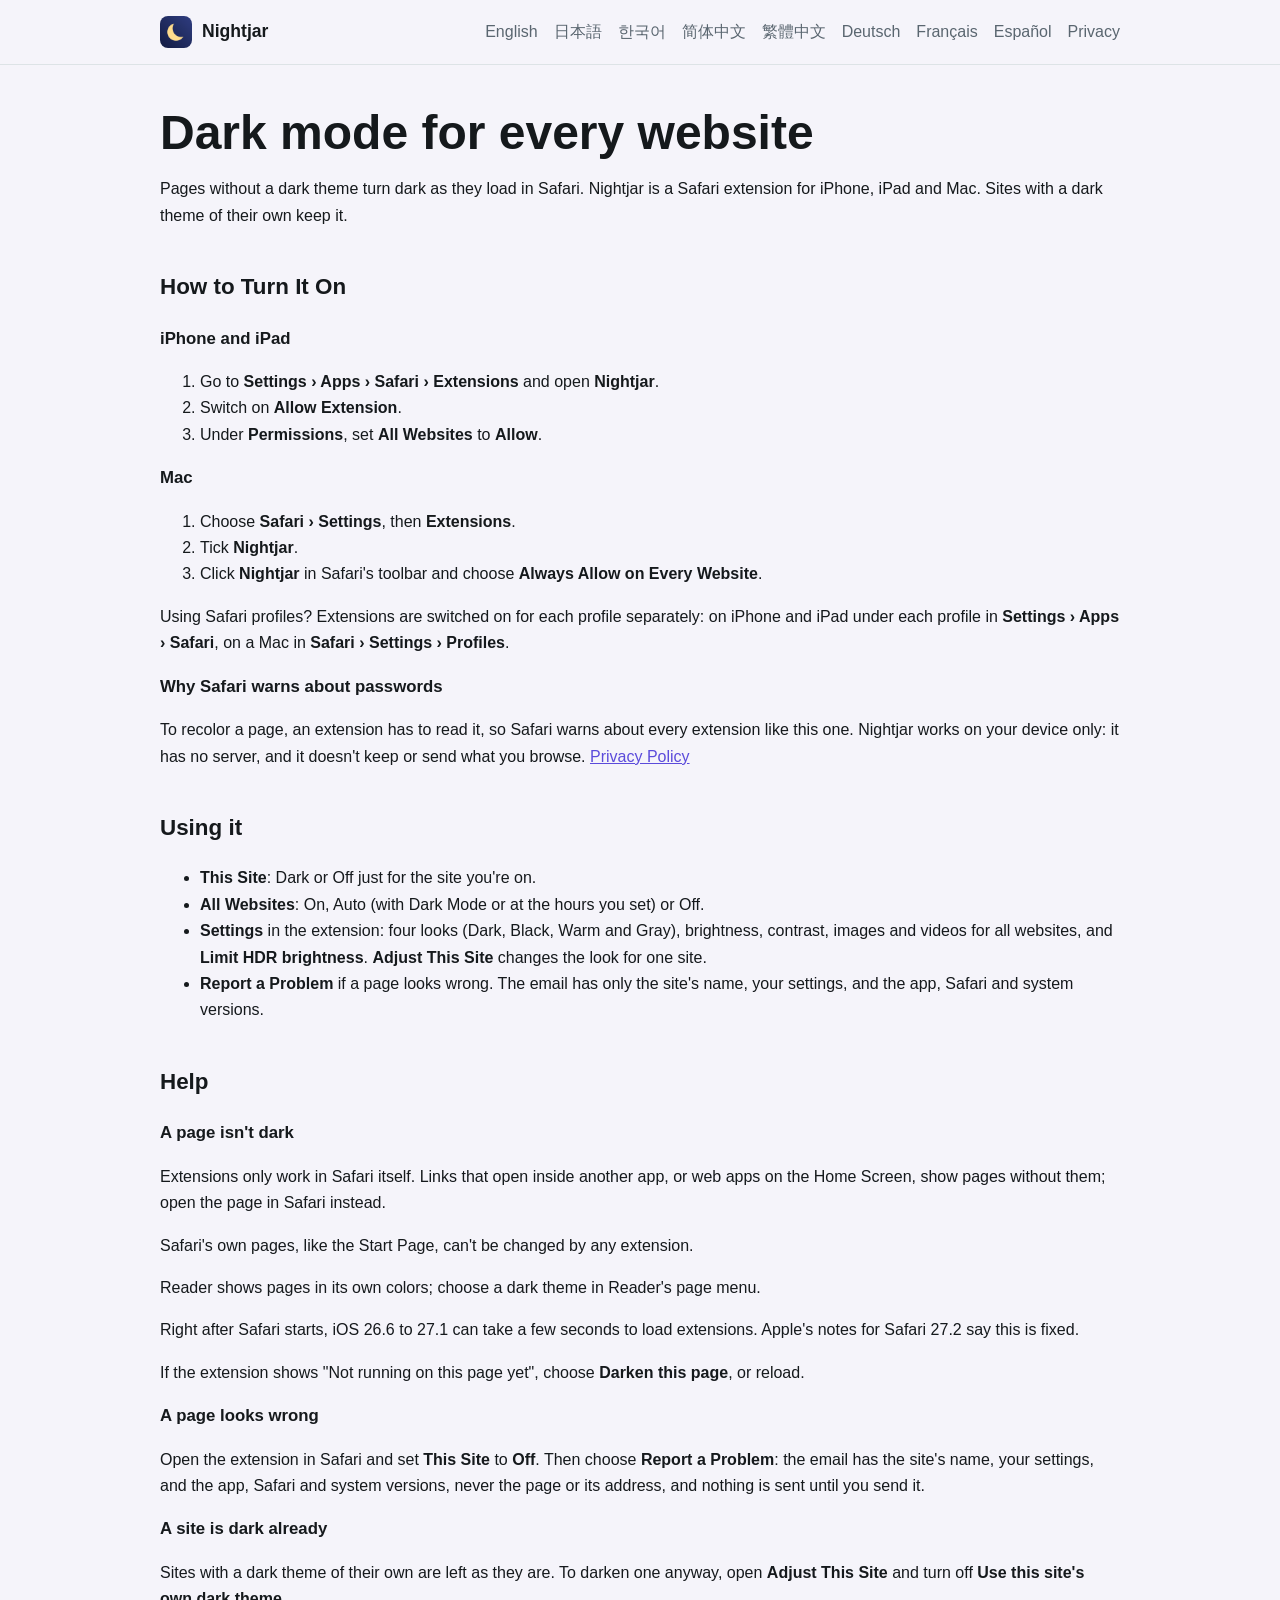
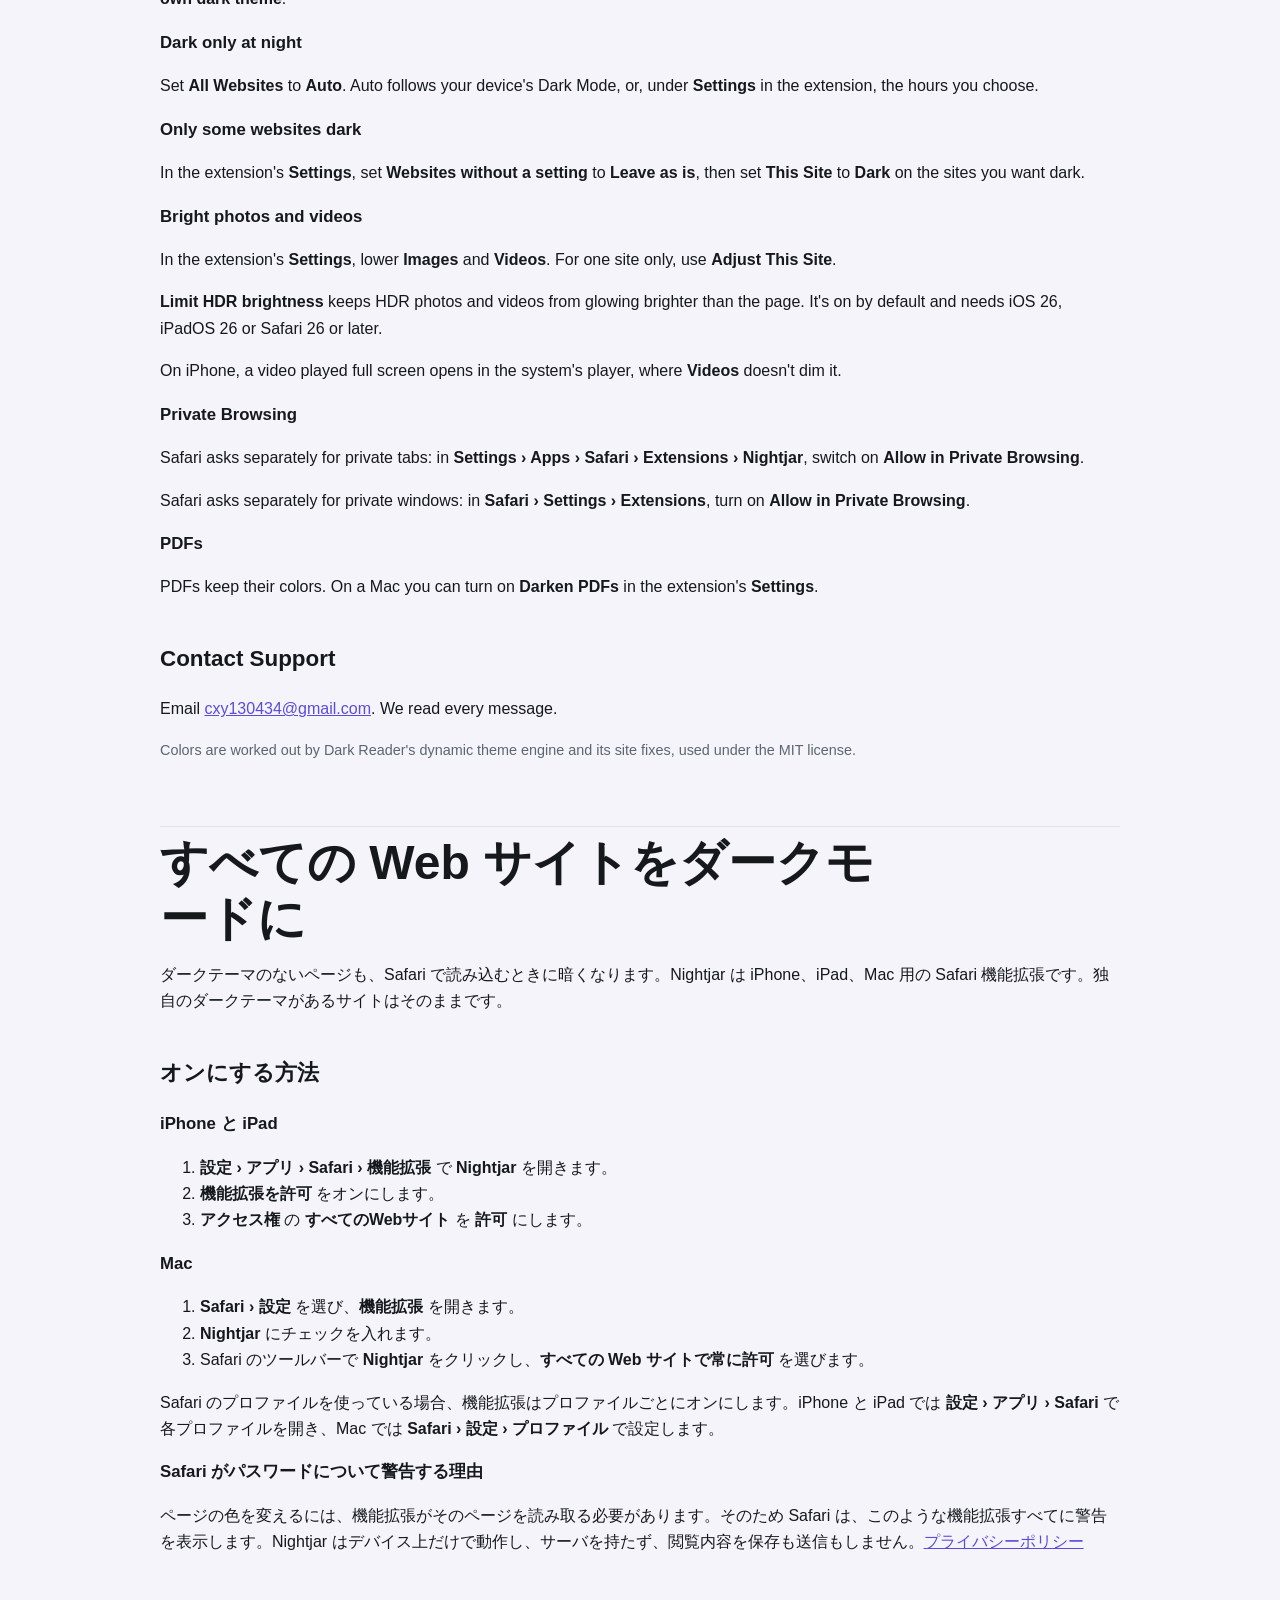
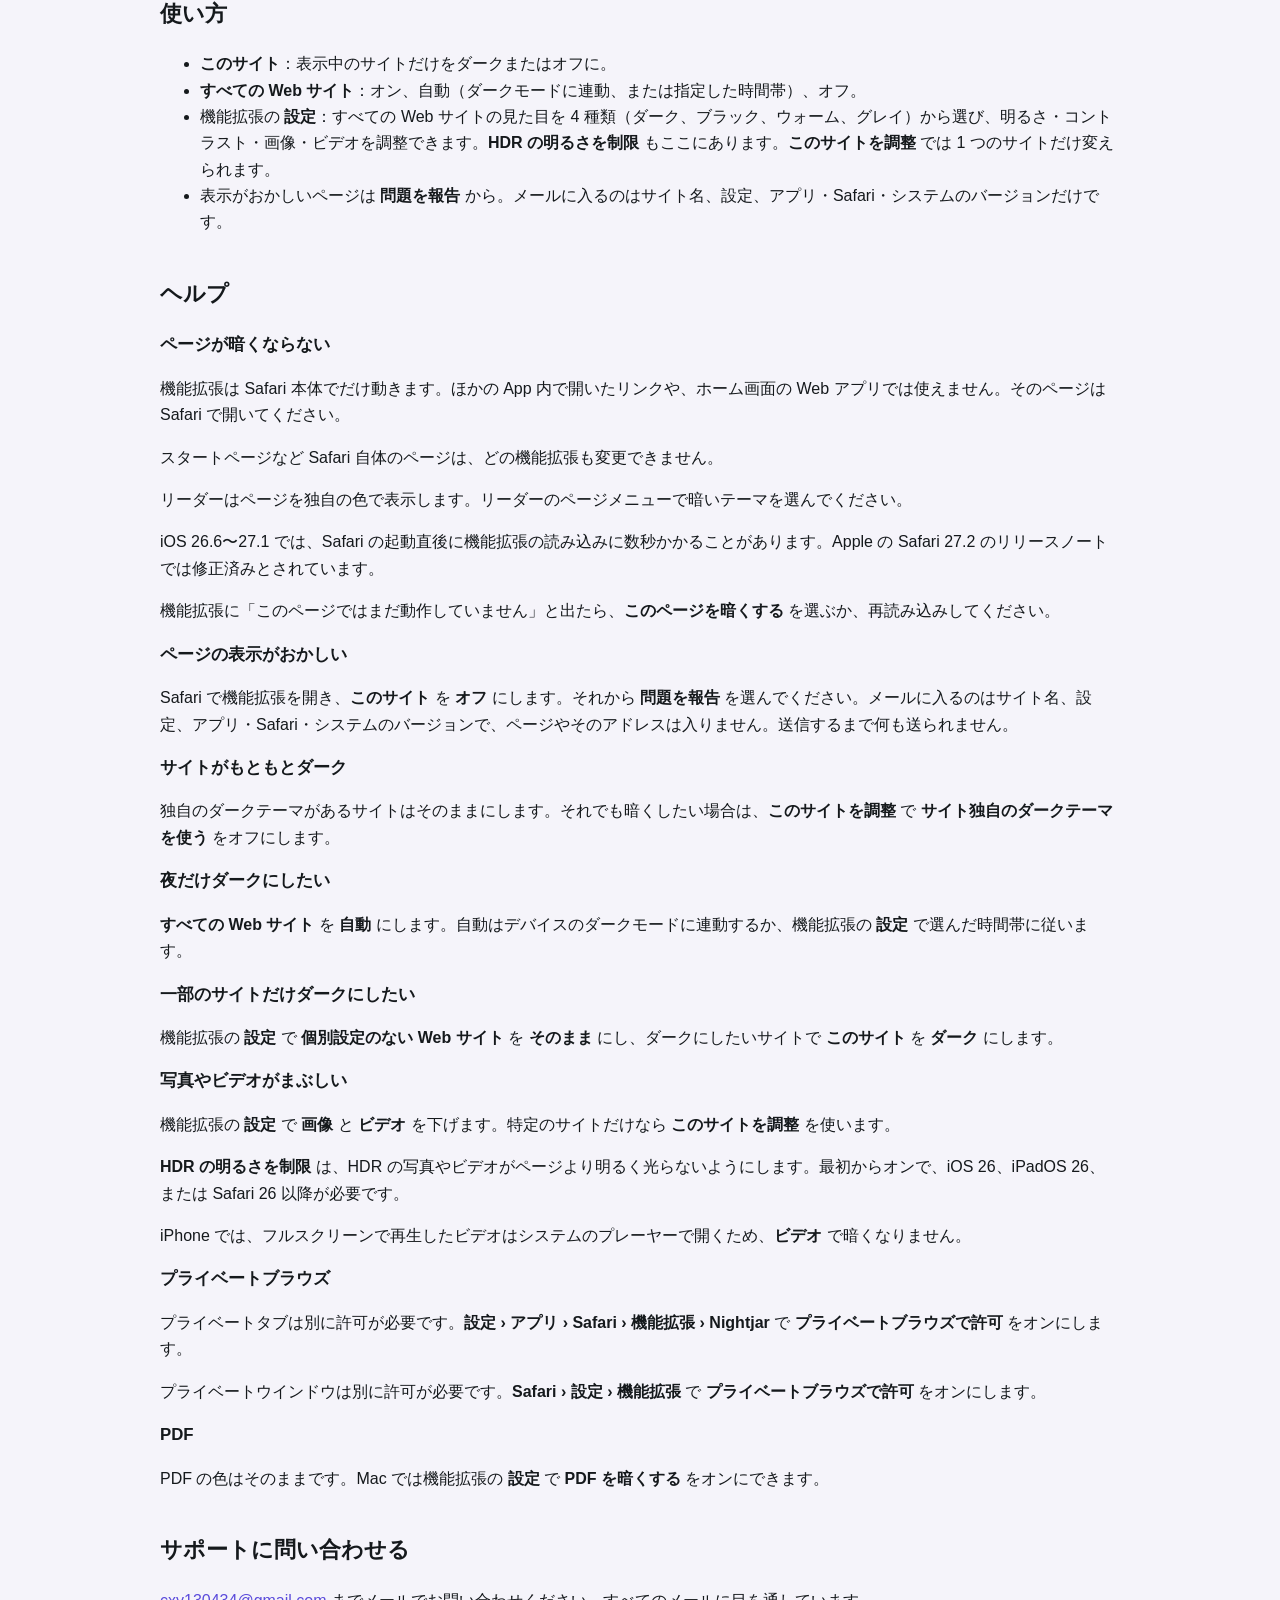
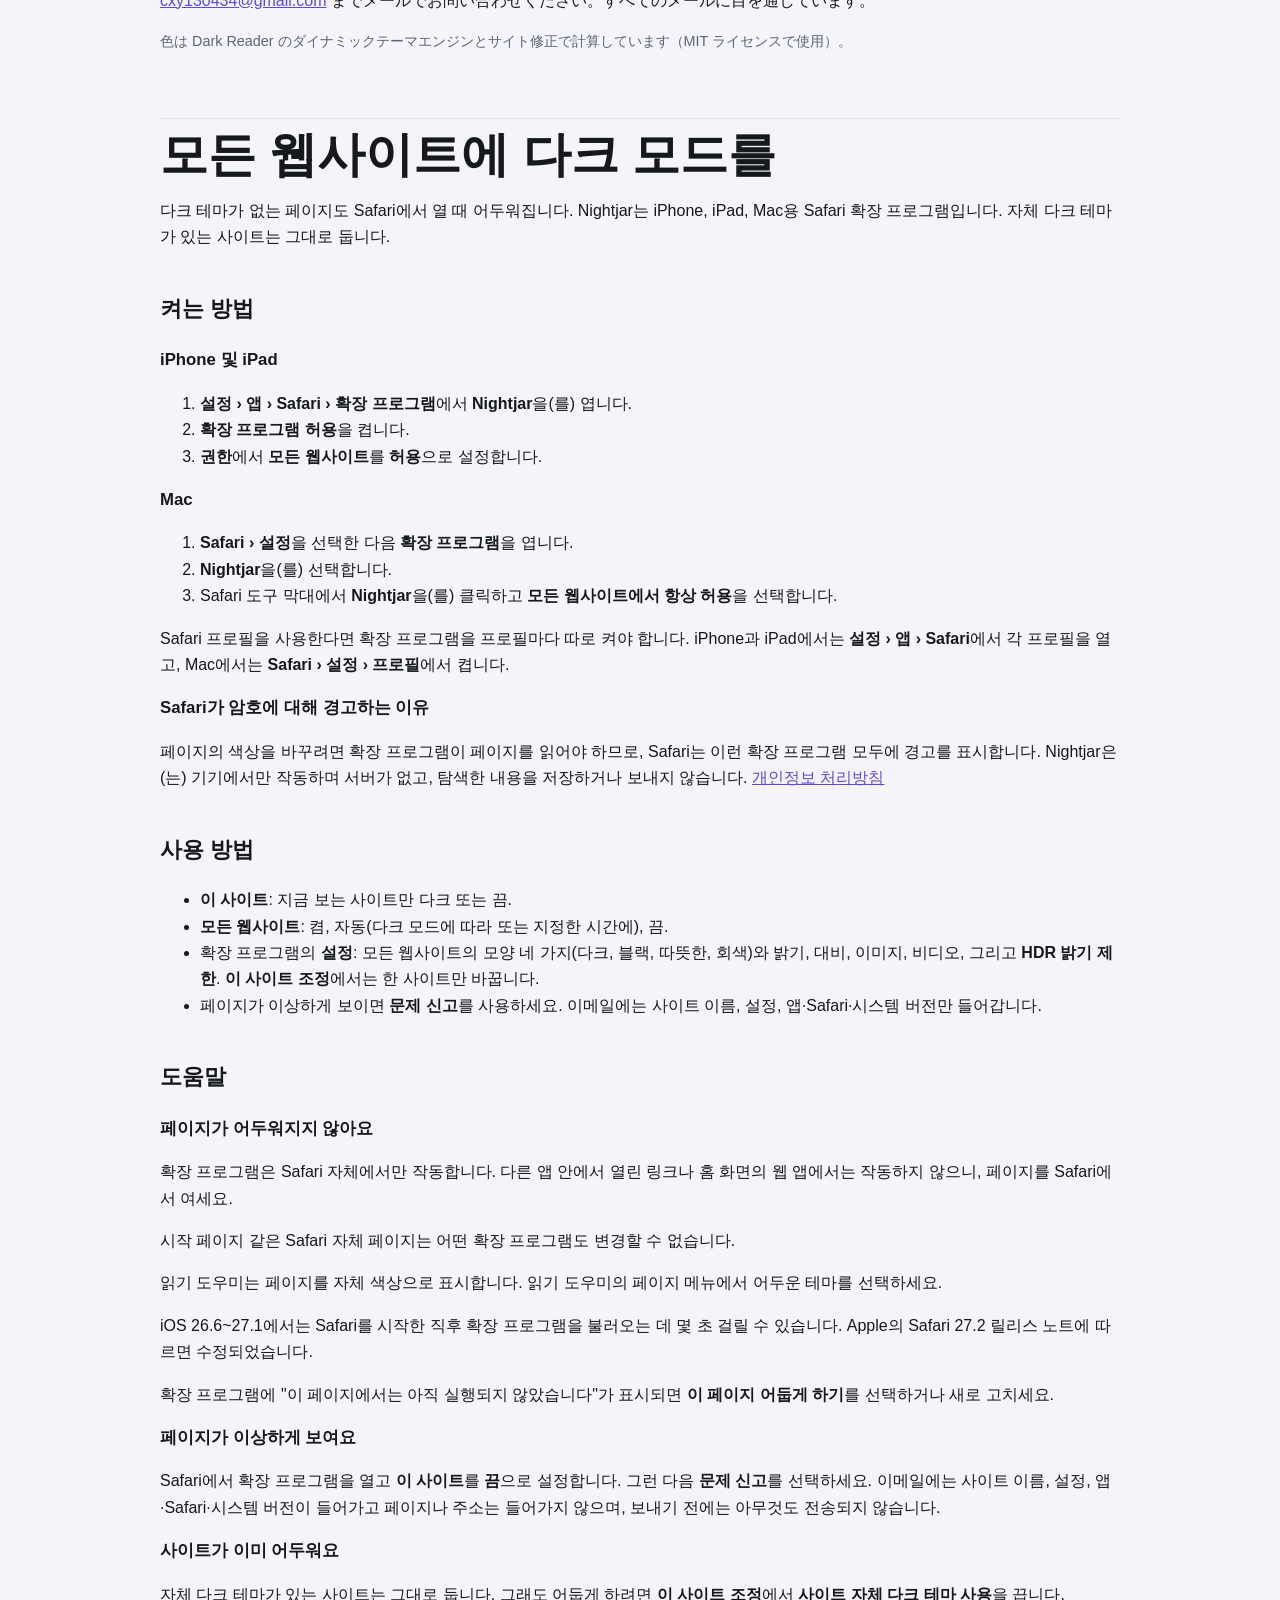
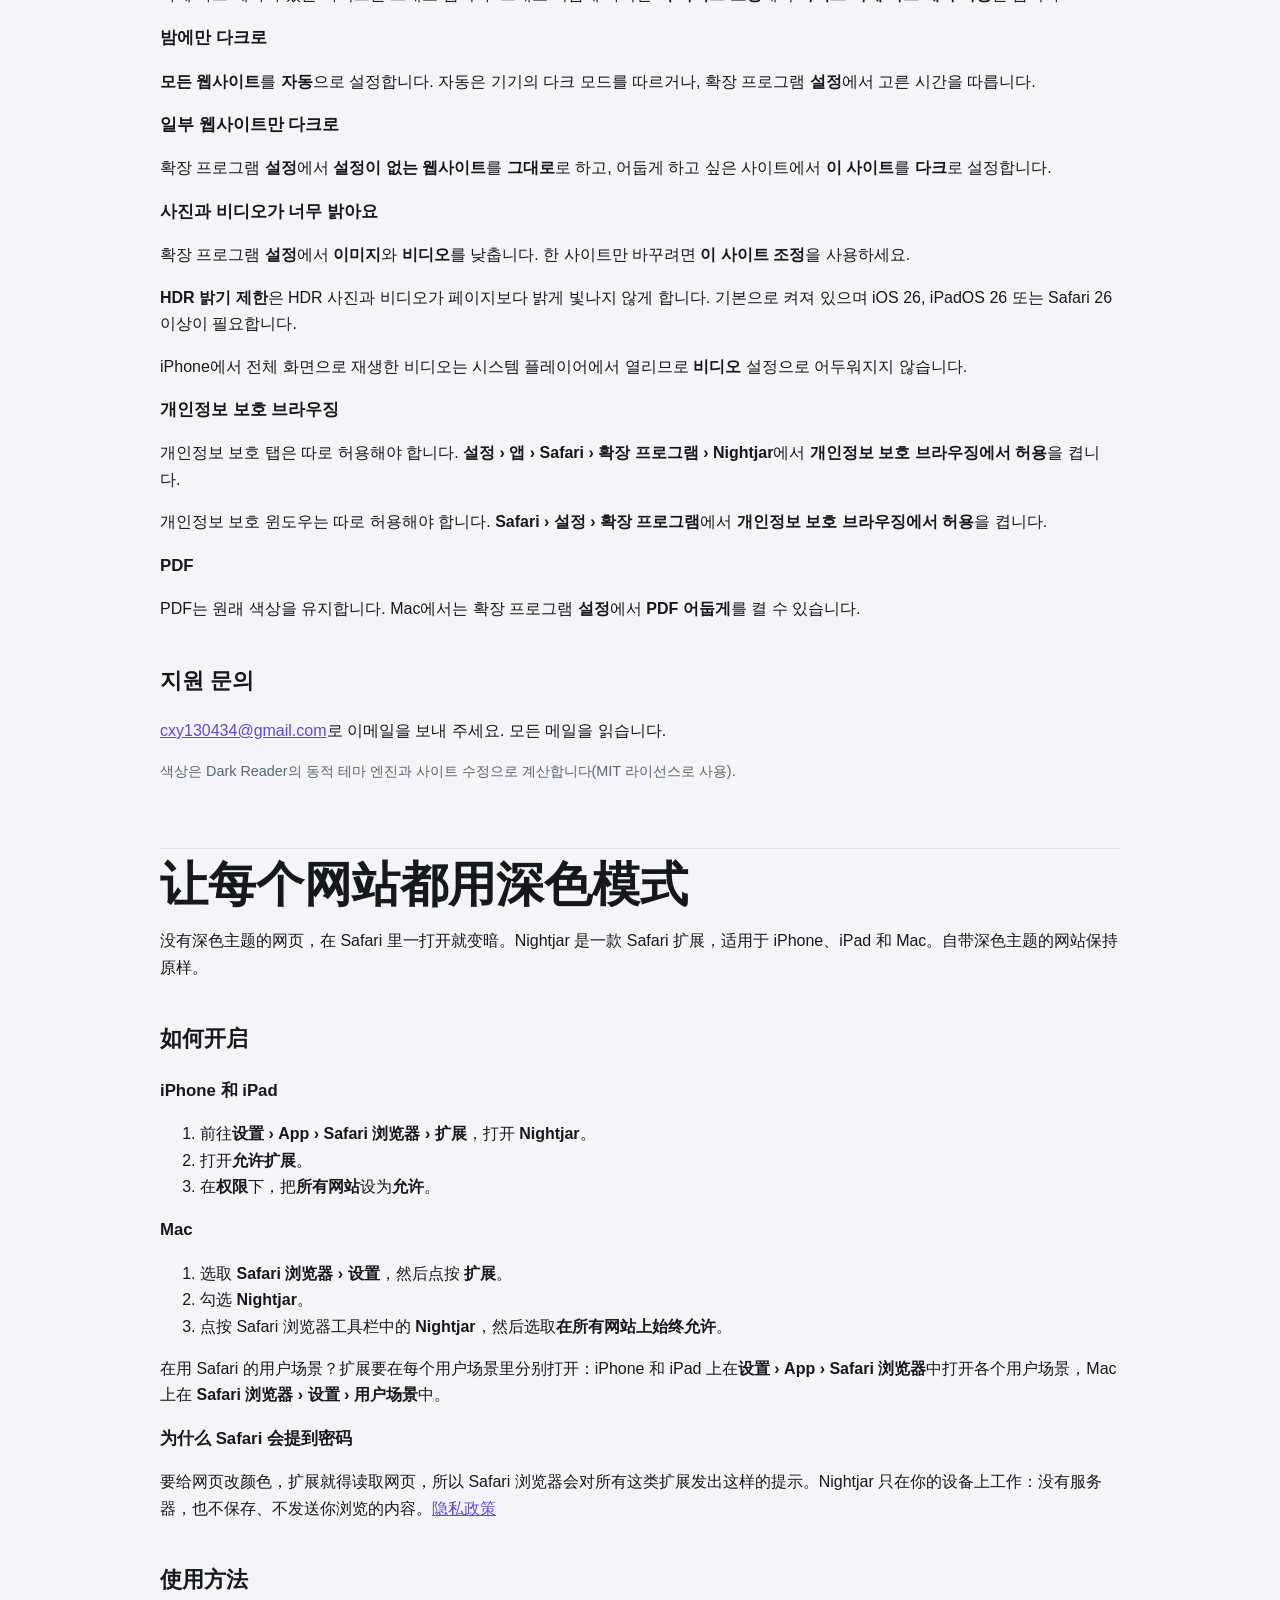
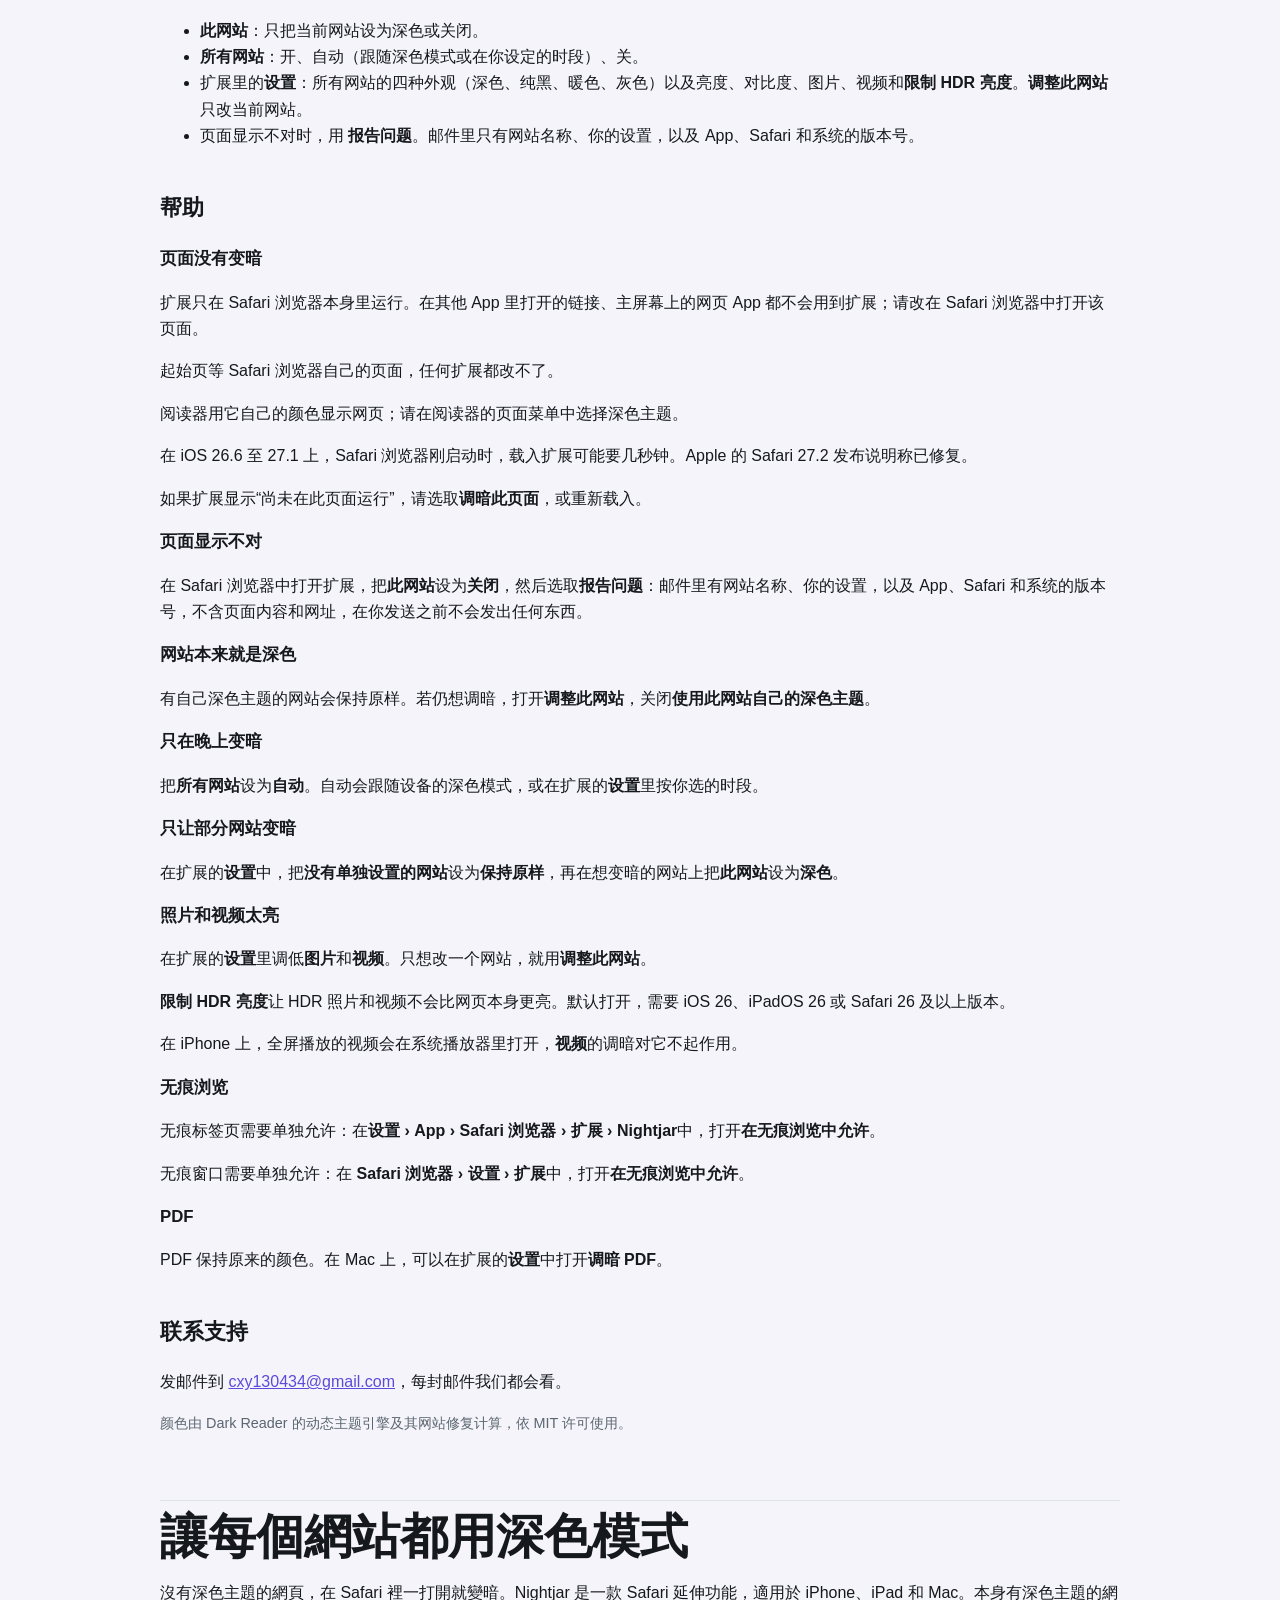
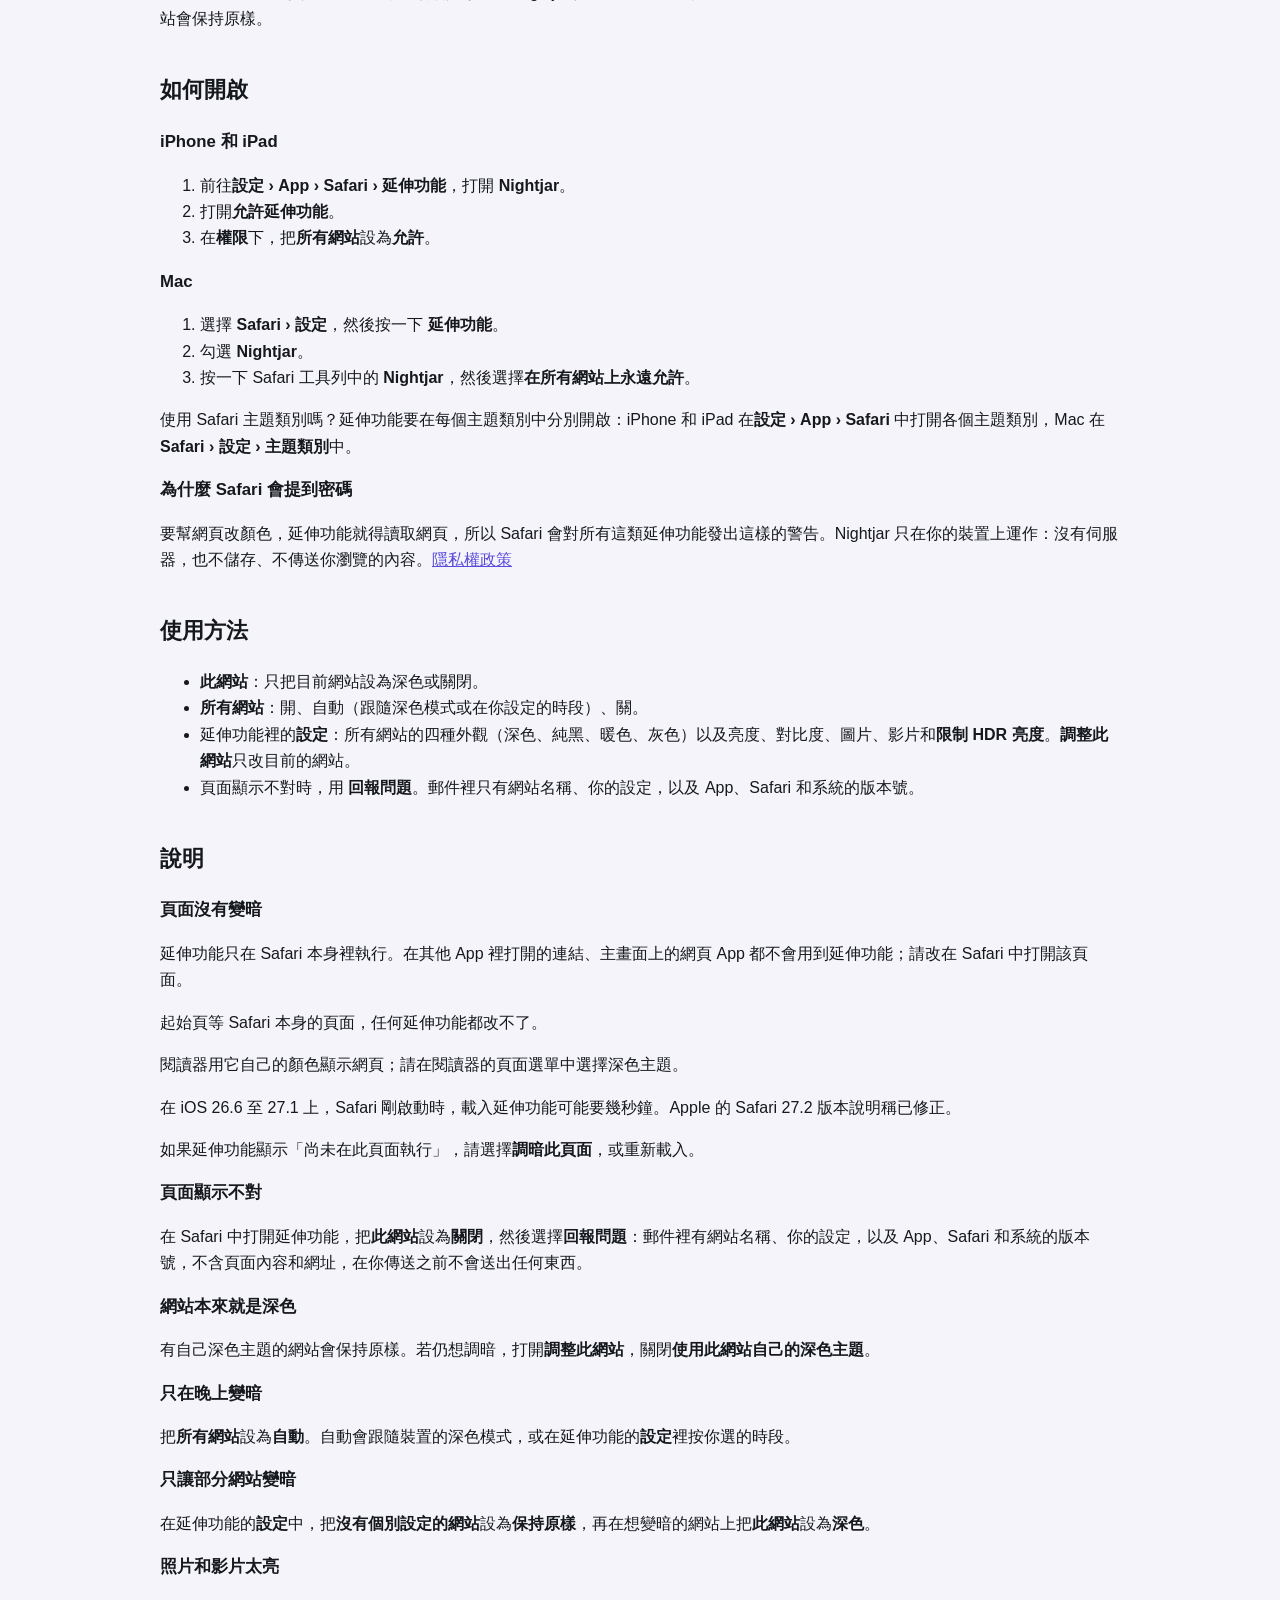
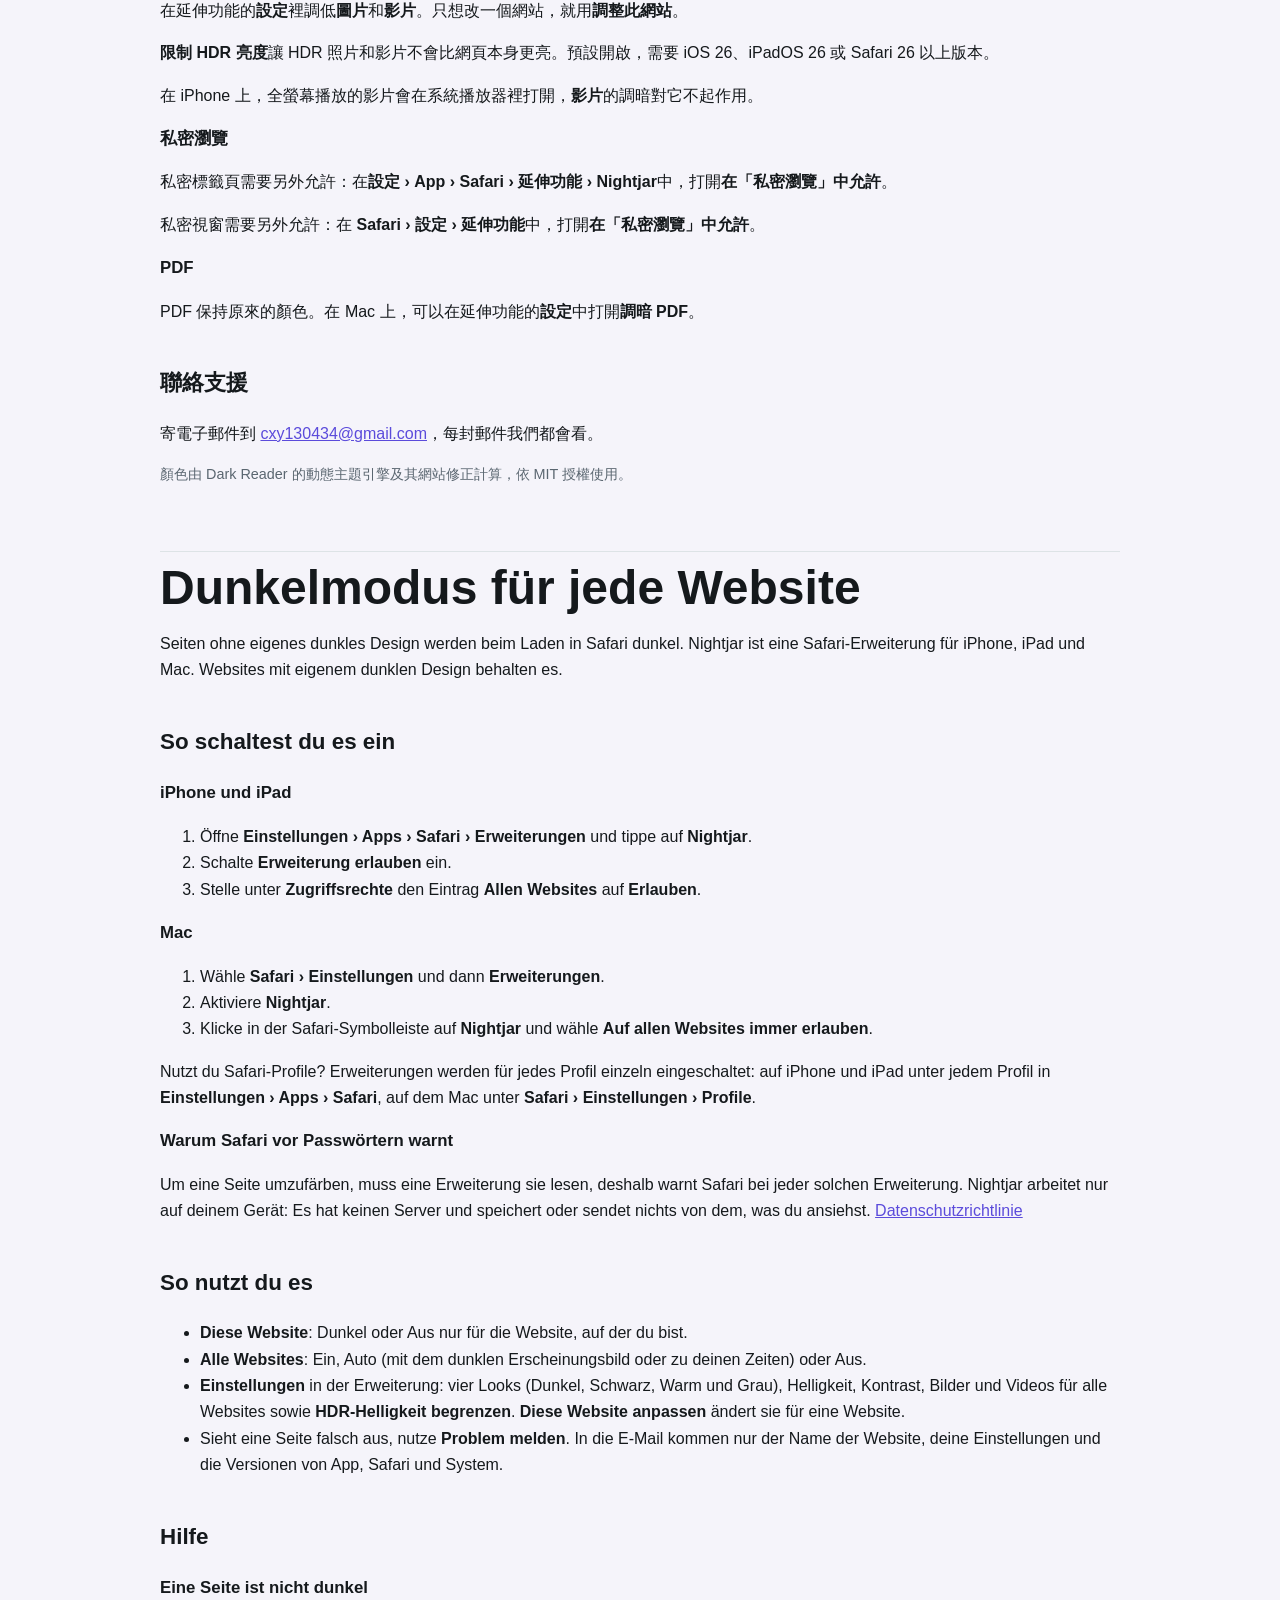
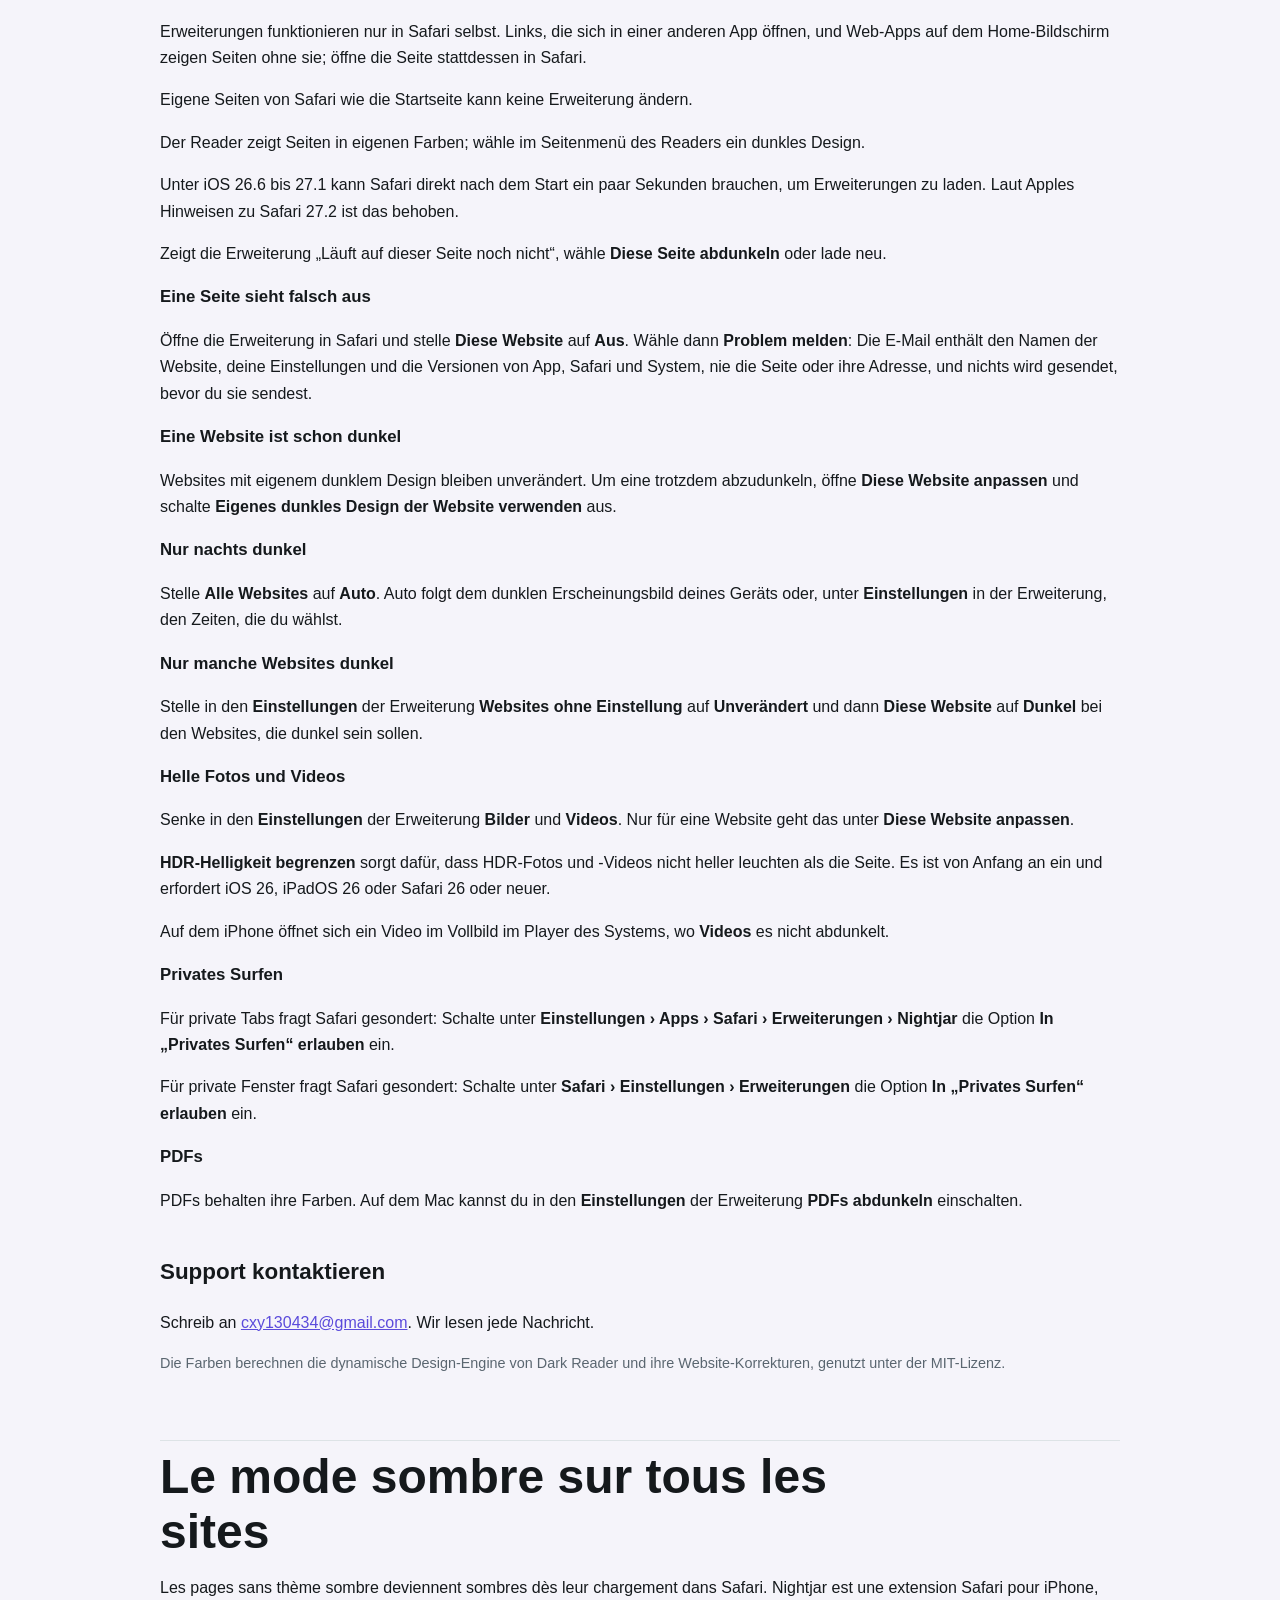
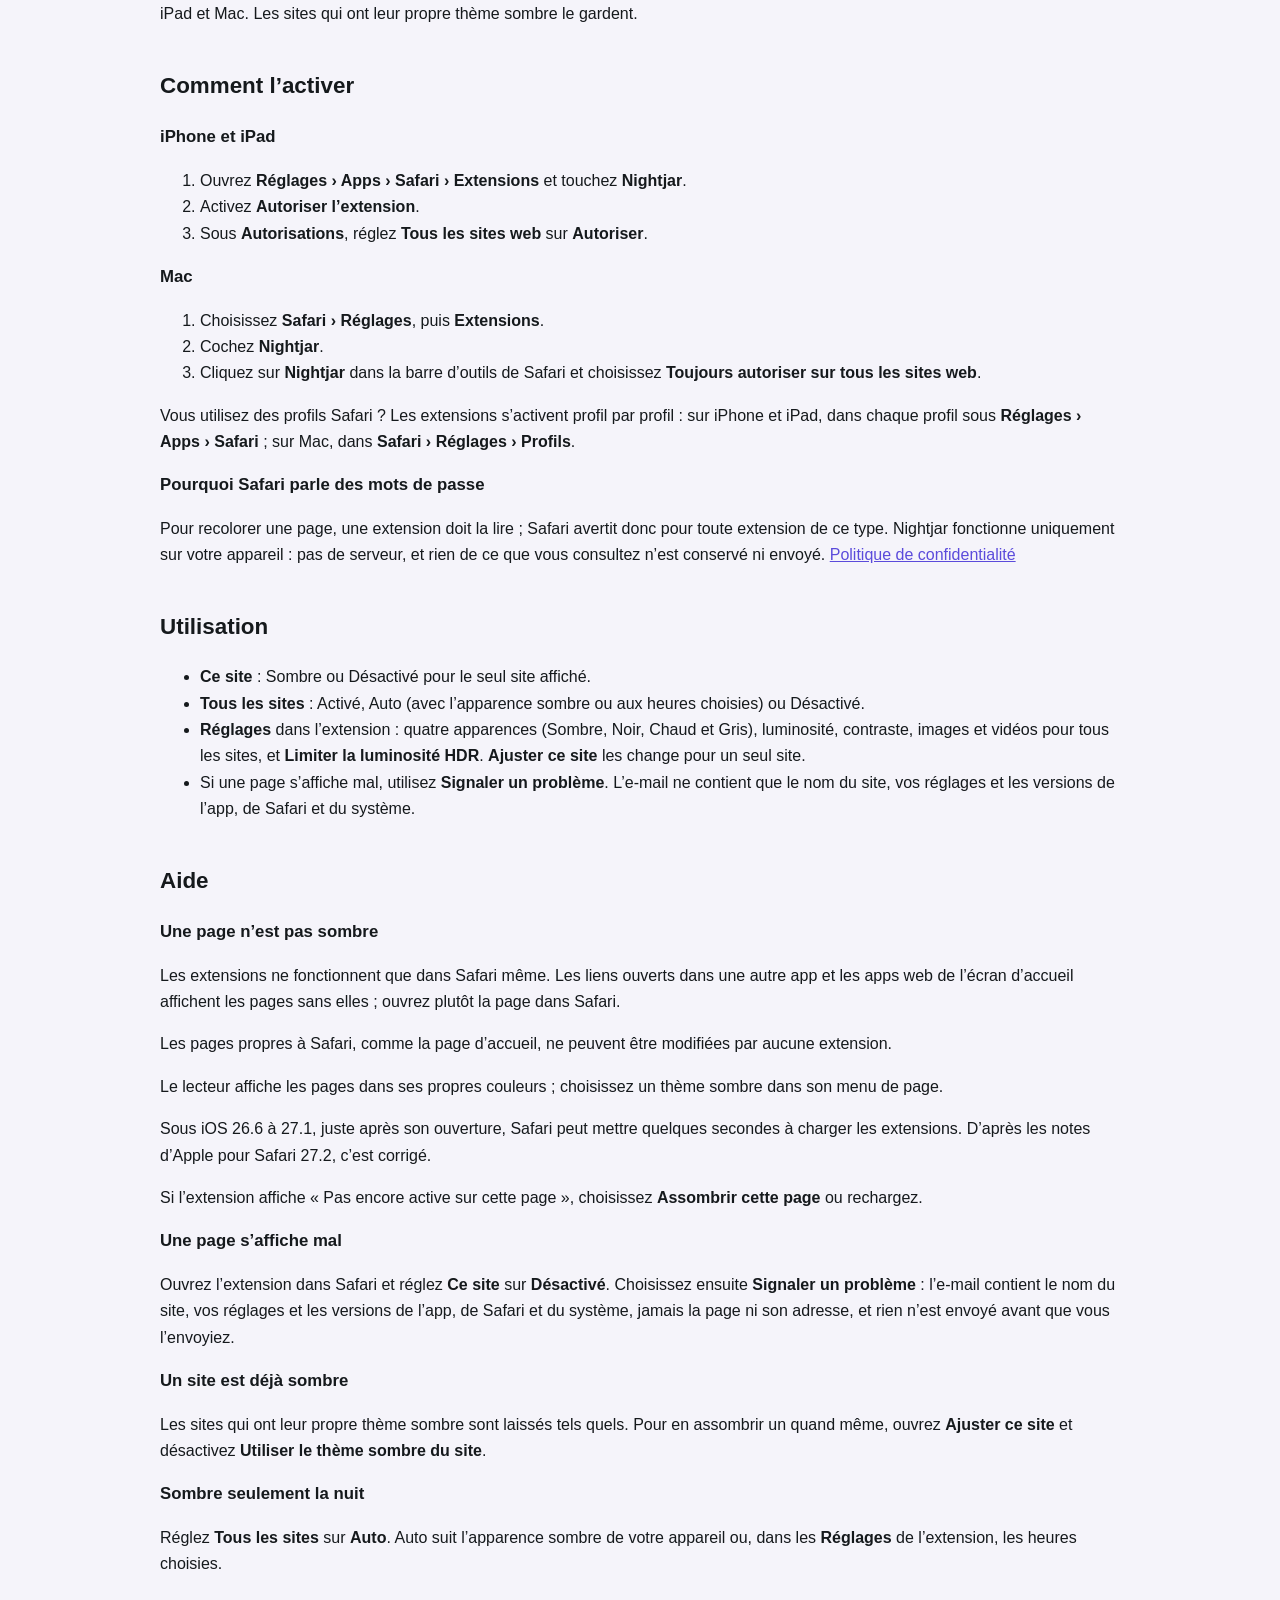
<file: index.html>
<!doctype html>
<html lang="en">
<head>
  <meta charset="utf-8">
  <meta name="viewport" content="width=device-width, initial-scale=1">
  <meta name="description" content="Help for Nightjar, dark mode for every website in Safari on iPhone, iPad and Mac.">
  <title>Nightjar Support</title>
  <link rel="icon" href="icon.png">
  <link rel="stylesheet" href="styles.css">
</head>
<body>
  <header class="site-header">
    <div class="wrap">
      <a class="brand" href="./"><img src="icon.png" alt="">Nightjar</a>
      <nav aria-label="Languages and pages">
        <a href="#en" lang="en">English</a>
        <a href="#ja" lang="ja">日本語</a>
        <a href="#ko" lang="ko">한국어</a>
        <a href="#zh-hans" lang="zh-Hans">简体中文</a>
        <a href="#zh-hant" lang="zh-Hant">繁體中文</a>
        <a href="#de" lang="de">Deutsch</a>
        <a href="#fr" lang="fr">Français</a>
        <a href="#es" lang="es">Español</a>
        <a href="privacy.html">Privacy</a>
      </nav>
    </div>
  </header>
  <main class="wrap">
    <section id="en" lang="en">
      <h1>Dark mode for every website</h1>
      <p>Pages without a dark theme turn dark as they load in Safari. Nightjar is a Safari extension for iPhone, iPad and Mac. Sites with a dark theme of their own keep it.</p>
      <h2>How to Turn It On</h2>
      <h3>iPhone and iPad</h3>
      <ol>
        <li>Go to <strong>Settings › Apps › Safari › Extensions</strong> and open <strong>Nightjar</strong>.</li>
        <li>Switch on <strong>Allow Extension</strong>.</li>
        <li>Under <strong>Permissions</strong>, set <strong>All Websites</strong> to <strong>Allow</strong>.</li>
      </ol>
      <h3>Mac</h3>
      <ol>
        <li>Choose <strong>Safari › Settings</strong>, then <strong>Extensions</strong>.</li>
        <li>Tick <strong>Nightjar</strong>.</li>
        <li>Click <strong>Nightjar</strong> in Safari's toolbar and choose <strong>Always Allow on Every Website</strong>.</li>
      </ol>
      <p>Using Safari profiles? Extensions are switched on for each profile separately: on iPhone and iPad under each profile in <strong>Settings › Apps › Safari</strong>, on a Mac in <strong>Safari › Settings › Profiles</strong>.</p>
      <h3>Why Safari warns about passwords</h3>
      <p>To recolor a page, an extension has to read it, so Safari warns about every extension like this one. Nightjar works on your device only: it has no server, and it doesn't keep or send what you browse. <a href="privacy.html#en">Privacy Policy</a></p>
      <h2>Using it</h2>
      <ul>
        <li><strong>This Site</strong>: Dark or Off just for the site you're on.</li>
        <li><strong>All Websites</strong>: On, Auto (with Dark Mode or at the hours you set) or Off.</li>
        <li><strong>Settings</strong> in the extension: four looks (Dark, Black, Warm and Gray), brightness, contrast, images and videos for all websites, and <strong>Limit HDR brightness</strong>. <strong>Adjust This Site</strong> changes the look for one site.</li>
        <li><strong>Report a Problem</strong> if a page looks wrong. The email has only the site's name, your settings, and the app, Safari and system versions.</li>
      </ul>
      <h2>Help</h2>
      <h3>A page isn't dark</h3>
      <p>Extensions only work in Safari itself. Links that open inside another app, or web apps on the Home Screen, show pages without them; open the page in Safari instead.</p>
      <p>Safari's own pages, like the Start Page, can't be changed by any extension.</p>
      <p>Reader shows pages in its own colors; choose a dark theme in Reader's page menu.</p>
      <p>Right after Safari starts, iOS 26.6 to 27.1 can take a few seconds to load extensions. Apple's notes for Safari 27.2 say this is fixed.</p>
      <p>If the extension shows "Not running on this page yet", choose <strong>Darken this page</strong>, or reload.</p>
      <h3>A page looks wrong</h3>
      <p>Open the extension in Safari and set <strong>This Site</strong> to <strong>Off</strong>. Then choose <strong>Report a Problem</strong>: the email has the site's name, your settings, and the app, Safari and system versions, never the page or its address, and nothing is sent until you send it.</p>
      <h3>A site is dark already</h3>
      <p>Sites with a dark theme of their own are left as they are. To darken one anyway, open <strong>Adjust This Site</strong> and turn off <strong>Use this site's own dark theme</strong>.</p>
      <h3>Dark only at night</h3>
      <p>Set <strong>All Websites</strong> to <strong>Auto</strong>. Auto follows your device's Dark Mode, or, under <strong>Settings</strong> in the extension, the hours you choose.</p>
      <h3>Only some websites dark</h3>
      <p>In the extension's <strong>Settings</strong>, set <strong>Websites without a setting</strong> to <strong>Leave as is</strong>, then set <strong>This Site</strong> to <strong>Dark</strong> on the sites you want dark.</p>
      <h3>Bright photos and videos</h3>
      <p>In the extension's <strong>Settings</strong>, lower <strong>Images</strong> and <strong>Videos</strong>. For one site only, use <strong>Adjust This Site</strong>.</p>
      <p><strong>Limit HDR brightness</strong> keeps HDR photos and videos from glowing brighter than the page. It's on by default and needs iOS 26, iPadOS 26 or Safari 26 or later.</p>
      <p>On iPhone, a video played full screen opens in the system's player, where <strong>Videos</strong> doesn't dim it.</p>
      <h3>Private Browsing</h3>
      <p>Safari asks separately for private tabs: in <strong>Settings › Apps › Safari › Extensions › Nightjar</strong>, switch on <strong>Allow in Private Browsing</strong>.</p>
      <p>Safari asks separately for private windows: in <strong>Safari › Settings › Extensions</strong>, turn on <strong>Allow in Private Browsing</strong>.</p>
      <h3>PDFs</h3>
      <p>PDFs keep their colors. On a Mac you can turn on <strong>Darken PDFs</strong> in the extension's <strong>Settings</strong>.</p>
      <h2>Contact Support</h2>
      <p>Email <a href="mailto:cxy130434@gmail.com">cxy130434@gmail.com</a>. We read every message.</p>
      <p class="muted">Colors are worked out by Dark Reader's dynamic theme engine and its site fixes, used under the MIT license.</p>
    </section>
    <section id="ja" lang="ja">
      <h1>すべての Web サイトをダークモードに</h1>
      <p>ダークテーマのないページも、Safari で読み込むときに暗くなります。Nightjar は iPhone、iPad、Mac 用の Safari 機能拡張です。独自のダークテーマがあるサイトはそのままです。</p>
      <h2>オンにする方法</h2>
      <h3>iPhone と iPad</h3>
      <ol>
        <li><strong>設定 › アプリ › Safari › 機能拡張</strong> で <strong>Nightjar</strong> を開きます。</li>
        <li><strong>機能拡張を許可</strong> をオンにします。</li>
        <li><strong>アクセス権</strong> の <strong>すべてのWebサイト</strong> を <strong>許可</strong> にします。</li>
      </ol>
      <h3>Mac</h3>
      <ol>
        <li><strong>Safari › 設定</strong> を選び、<strong>機能拡張</strong> を開きます。</li>
        <li><strong>Nightjar</strong> にチェックを入れます。</li>
        <li>Safari のツールバーで <strong>Nightjar</strong> をクリックし、<strong>すべての Web サイトで常に許可</strong> を選びます。</li>
      </ol>
      <p>Safari のプロファイルを使っている場合、機能拡張はプロファイルごとにオンにします。iPhone と iPad では <strong>設定 › アプリ › Safari</strong> で各プロファイルを開き、Mac では <strong>Safari › 設定 › プロファイル</strong> で設定します。</p>
      <h3>Safari がパスワードについて警告する理由</h3>
      <p>ページの色を変えるには、機能拡張がそのページを読み取る必要があります。そのため Safari は、このような機能拡張すべてに警告を表示します。Nightjar はデバイス上だけで動作し、サーバを持たず、閲覧内容を保存も送信もしません。<a href="privacy.html#ja">プライバシーポリシー</a></p>
      <h2>使い方</h2>
      <ul>
        <li><strong>このサイト</strong>：表示中のサイトだけをダークまたはオフに。</li>
        <li><strong>すべての Web サイト</strong>：オン、自動（ダークモードに連動、または指定した時間帯）、オフ。</li>
        <li>機能拡張の <strong>設定</strong>：すべての Web サイトの見た目を 4 種類（ダーク、ブラック、ウォーム、グレイ）から選び、明るさ・コントラスト・画像・ビデオを調整できます。<strong>HDR の明るさを制限</strong> もここにあります。<strong>このサイトを調整</strong> では 1 つのサイトだけ変えられます。</li>
        <li>表示がおかしいページは <strong>問題を報告</strong> から。メールに入るのはサイト名、設定、アプリ・Safari・システムのバージョンだけです。</li>
      </ul>
      <h2>ヘルプ</h2>
      <h3>ページが暗くならない</h3>
      <p>機能拡張は Safari 本体でだけ動きます。ほかの App 内で開いたリンクや、ホーム画面の Web アプリでは使えません。そのページは Safari で開いてください。</p>
      <p>スタートページなど Safari 自体のページは、どの機能拡張も変更できません。</p>
      <p>リーダーはページを独自の色で表示します。リーダーのページメニューで暗いテーマを選んでください。</p>
      <p>iOS 26.6〜27.1 では、Safari の起動直後に機能拡張の読み込みに数秒かかることがあります。Apple の Safari 27.2 のリリースノートでは修正済みとされています。</p>
      <p>機能拡張に「このページではまだ動作していません」と出たら、<strong>このページを暗くする</strong> を選ぶか、再読み込みしてください。</p>
      <h3>ページの表示がおかしい</h3>
      <p>Safari で機能拡張を開き、<strong>このサイト</strong> を <strong>オフ</strong> にします。それから <strong>問題を報告</strong> を選んでください。メールに入るのはサイト名、設定、アプリ・Safari・システムのバージョンで、ページやそのアドレスは入りません。送信するまで何も送られません。</p>
      <h3>サイトがもともとダーク</h3>
      <p>独自のダークテーマがあるサイトはそのままにします。それでも暗くしたい場合は、<strong>このサイトを調整</strong> で <strong>サイト独自のダークテーマを使う</strong> をオフにします。</p>
      <h3>夜だけダークにしたい</h3>
      <p><strong>すべての Web サイト</strong> を <strong>自動</strong> にします。自動はデバイスのダークモードに連動するか、機能拡張の <strong>設定</strong> で選んだ時間帯に従います。</p>
      <h3>一部のサイトだけダークにしたい</h3>
      <p>機能拡張の <strong>設定</strong> で <strong>個別設定のない Web サイト</strong> を <strong>そのまま</strong> にし、ダークにしたいサイトで <strong>このサイト</strong> を <strong>ダーク</strong> にします。</p>
      <h3>写真やビデオがまぶしい</h3>
      <p>機能拡張の <strong>設定</strong> で <strong>画像</strong> と <strong>ビデオ</strong> を下げます。特定のサイトだけなら <strong>このサイトを調整</strong> を使います。</p>
      <p><strong>HDR の明るさを制限</strong> は、HDR の写真やビデオがページより明るく光らないようにします。最初からオンで、iOS 26、iPadOS 26、または Safari 26 以降が必要です。</p>
      <p>iPhone では、フルスクリーンで再生したビデオはシステムのプレーヤーで開くため、<strong>ビデオ</strong> で暗くなりません。</p>
      <h3>プライベートブラウズ</h3>
      <p>プライベートタブは別に許可が必要です。<strong>設定 › アプリ › Safari › 機能拡張 › Nightjar</strong> で <strong>プライベートブラウズで許可</strong> をオンにします。</p>
      <p>プライベートウインドウは別に許可が必要です。<strong>Safari › 設定 › 機能拡張</strong> で <strong>プライベートブラウズで許可</strong> をオンにします。</p>
      <h3>PDF</h3>
      <p>PDF の色はそのままです。Mac では機能拡張の <strong>設定</strong> で <strong>PDF を暗くする</strong> をオンにできます。</p>
      <h2>サポートに問い合わせる</h2>
      <p><a href="mailto:cxy130434@gmail.com">cxy130434@gmail.com</a> までメールでお問い合わせください。すべてのメールに目を通しています。</p>
      <p class="muted">色は Dark Reader のダイナミックテーマエンジンとサイト修正で計算しています（MIT ライセンスで使用）。</p>
    </section>
    <section id="ko" lang="ko">
      <h1>모든 웹사이트에 다크 모드를</h1>
      <p>다크 테마가 없는 페이지도 Safari에서 열 때 어두워집니다. Nightjar는 iPhone, iPad, Mac용 Safari 확장 프로그램입니다. 자체 다크 테마가 있는 사이트는 그대로 둡니다.</p>
      <h2>켜는 방법</h2>
      <h3>iPhone 및 iPad</h3>
      <ol>
        <li><strong>설정 › 앱 › Safari › 확장 프로그램</strong>에서 <strong>Nightjar</strong>을(를) 엽니다.</li>
        <li><strong>확장 프로그램 허용</strong>을 켭니다.</li>
        <li><strong>권한</strong>에서 <strong>모든 웹사이트</strong>를 <strong>허용</strong>으로 설정합니다.</li>
      </ol>
      <h3>Mac</h3>
      <ol>
        <li><strong>Safari › 설정</strong>을 선택한 다음 <strong>확장 프로그램</strong>을 엽니다.</li>
        <li><strong>Nightjar</strong>을(를) 선택합니다.</li>
        <li>Safari 도구 막대에서 <strong>Nightjar</strong>을(를) 클릭하고 <strong>모든 웹사이트에서 항상 허용</strong>을 선택합니다.</li>
      </ol>
      <p>Safari 프로필을 사용한다면 확장 프로그램을 프로필마다 따로 켜야 합니다. iPhone과 iPad에서는 <strong>설정 › 앱 › Safari</strong>에서 각 프로필을 열고, Mac에서는 <strong>Safari › 설정 › 프로필</strong>에서 켭니다.</p>
      <h3>Safari가 암호에 대해 경고하는 이유</h3>
      <p>페이지의 색상을 바꾸려면 확장 프로그램이 페이지를 읽어야 하므로, Safari는 이런 확장 프로그램 모두에 경고를 표시합니다. Nightjar은(는) 기기에서만 작동하며 서버가 없고, 탐색한 내용을 저장하거나 보내지 않습니다. <a href="privacy.html#ko">개인정보 처리방침</a></p>
      <h2>사용 방법</h2>
      <ul>
        <li><strong>이 사이트</strong>: 지금 보는 사이트만 다크 또는 끔.</li>
        <li><strong>모든 웹사이트</strong>: 켬, 자동(다크 모드에 따라 또는 지정한 시간에), 끔.</li>
        <li>확장 프로그램의 <strong>설정</strong>: 모든 웹사이트의 모양 네 가지(다크, 블랙, 따뜻한, 회색)와 밝기, 대비, 이미지, 비디오, 그리고 <strong>HDR 밝기 제한</strong>. <strong>이 사이트 조정</strong>에서는 한 사이트만 바꿉니다.</li>
        <li>페이지가 이상하게 보이면 <strong>문제 신고</strong>를 사용하세요. 이메일에는 사이트 이름, 설정, 앱·Safari·시스템 버전만 들어갑니다.</li>
      </ul>
      <h2>도움말</h2>
      <h3>페이지가 어두워지지 않아요</h3>
      <p>확장 프로그램은 Safari 자체에서만 작동합니다. 다른 앱 안에서 열린 링크나 홈 화면의 웹 앱에서는 작동하지 않으니, 페이지를 Safari에서 여세요.</p>
      <p>시작 페이지 같은 Safari 자체 페이지는 어떤 확장 프로그램도 변경할 수 없습니다.</p>
      <p>읽기 도우미는 페이지를 자체 색상으로 표시합니다. 읽기 도우미의 페이지 메뉴에서 어두운 테마를 선택하세요.</p>
      <p>iOS 26.6~27.1에서는 Safari를 시작한 직후 확장 프로그램을 불러오는 데 몇 초 걸릴 수 있습니다. Apple의 Safari 27.2 릴리스 노트에 따르면 수정되었습니다.</p>
      <p>확장 프로그램에 "이 페이지에서는 아직 실행되지 않았습니다"가 표시되면 <strong>이 페이지 어둡게 하기</strong>를 선택하거나 새로 고치세요.</p>
      <h3>페이지가 이상하게 보여요</h3>
      <p>Safari에서 확장 프로그램을 열고 <strong>이 사이트</strong>를 <strong>끔</strong>으로 설정합니다. 그런 다음 <strong>문제 신고</strong>를 선택하세요. 이메일에는 사이트 이름, 설정, 앱·Safari·시스템 버전이 들어가고 페이지나 주소는 들어가지 않으며, 보내기 전에는 아무것도 전송되지 않습니다.</p>
      <h3>사이트가 이미 어두워요</h3>
      <p>자체 다크 테마가 있는 사이트는 그대로 둡니다. 그래도 어둡게 하려면 <strong>이 사이트 조정</strong>에서 <strong>사이트 자체 다크 테마 사용</strong>을 끕니다.</p>
      <h3>밤에만 다크로</h3>
      <p><strong>모든 웹사이트</strong>를 <strong>자동</strong>으로 설정합니다. 자동은 기기의 다크 모드를 따르거나, 확장 프로그램 <strong>설정</strong>에서 고른 시간을 따릅니다.</p>
      <h3>일부 웹사이트만 다크로</h3>
      <p>확장 프로그램 <strong>설정</strong>에서 <strong>설정이 없는 웹사이트</strong>를 <strong>그대로</strong>로 하고, 어둡게 하고 싶은 사이트에서 <strong>이 사이트</strong>를 <strong>다크</strong>로 설정합니다.</p>
      <h3>사진과 비디오가 너무 밝아요</h3>
      <p>확장 프로그램 <strong>설정</strong>에서 <strong>이미지</strong>와 <strong>비디오</strong>를 낮춥니다. 한 사이트만 바꾸려면 <strong>이 사이트 조정</strong>을 사용하세요.</p>
      <p><strong>HDR 밝기 제한</strong>은 HDR 사진과 비디오가 페이지보다 밝게 빛나지 않게 합니다. 기본으로 켜져 있으며 iOS 26, iPadOS 26 또는 Safari 26 이상이 필요합니다.</p>
      <p>iPhone에서 전체 화면으로 재생한 비디오는 시스템 플레이어에서 열리므로 <strong>비디오</strong> 설정으로 어두워지지 않습니다.</p>
      <h3>개인정보 보호 브라우징</h3>
      <p>개인정보 보호 탭은 따로 허용해야 합니다. <strong>설정 › 앱 › Safari › 확장 프로그램 › Nightjar</strong>에서 <strong>개인정보 보호 브라우징에서 허용</strong>을 켭니다.</p>
      <p>개인정보 보호 윈도우는 따로 허용해야 합니다. <strong>Safari › 설정 › 확장 프로그램</strong>에서 <strong>개인정보 보호 브라우징에서 허용</strong>을 켭니다.</p>
      <h3>PDF</h3>
      <p>PDF는 원래 색상을 유지합니다. Mac에서는 확장 프로그램 <strong>설정</strong>에서 <strong>PDF 어둡게</strong>를 켤 수 있습니다.</p>
      <h2>지원 문의</h2>
      <p><a href="mailto:cxy130434@gmail.com">cxy130434@gmail.com</a>로 이메일을 보내 주세요. 모든 메일을 읽습니다.</p>
      <p class="muted">색상은 Dark Reader의 동적 테마 엔진과 사이트 수정으로 계산합니다(MIT 라이선스로 사용).</p>
    </section>
    <section id="zh-hans" lang="zh-Hans">
      <h1>让每个网站都用深色模式</h1>
      <p>没有深色主题的网页，在 Safari 里一打开就变暗。Nightjar 是一款 Safari 扩展，适用于 iPhone、iPad 和 Mac。自带深色主题的网站保持原样。</p>
      <h2>如何开启</h2>
      <h3>iPhone 和 iPad</h3>
      <ol>
        <li>前往<strong>设置 › App › Safari 浏览器 › 扩展</strong>，打开 <strong>Nightjar</strong>。</li>
        <li>打开<strong>允许扩展</strong>。</li>
        <li>在<strong>权限</strong>下，把<strong>所有网站</strong>设为<strong>允许</strong>。</li>
      </ol>
      <h3>Mac</h3>
      <ol>
        <li>选取 <strong>Safari 浏览器 › 设置</strong>，然后点按 <strong>扩展</strong>。</li>
        <li>勾选 <strong>Nightjar</strong>。</li>
        <li>点按 Safari 浏览器工具栏中的 <strong>Nightjar</strong>，然后选取<strong>在所有网站上始终允许</strong>。</li>
      </ol>
      <p>在用 Safari 的用户场景？扩展要在每个用户场景里分别打开：iPhone 和 iPad 上在<strong>设置 › App › Safari 浏览器</strong>中打开各个用户场景，Mac 上在 <strong>Safari 浏览器 › 设置 › 用户场景</strong>中。</p>
      <h3>为什么 Safari 会提到密码</h3>
      <p>要给网页改颜色，扩展就得读取网页，所以 Safari 浏览器会对所有这类扩展发出这样的提示。Nightjar 只在你的设备上工作：没有服务器，也不保存、不发送你浏览的内容。<a href="privacy.html#zh-hans">隐私政策</a></p>
      <h2>使用方法</h2>
      <ul>
        <li><strong>此网站</strong>：只把当前网站设为深色或关闭。</li>
        <li><strong>所有网站</strong>：开、自动（跟随深色模式或在你设定的时段）、关。</li>
        <li>扩展里的<strong>设置</strong>：所有网站的四种外观（深色、纯黑、暖色、灰色）以及亮度、对比度、图片、视频和<strong>限制 HDR 亮度</strong>。<strong>调整此网站</strong>只改当前网站。</li>
        <li>页面显示不对时，用 <strong>报告问题</strong>。邮件里只有网站名称、你的设置，以及 App、Safari 和系统的版本号。</li>
      </ul>
      <h2>帮助</h2>
      <h3>页面没有变暗</h3>
      <p>扩展只在 Safari 浏览器本身里运行。在其他 App 里打开的链接、主屏幕上的网页 App 都不会用到扩展；请改在 Safari 浏览器中打开该页面。</p>
      <p>起始页等 Safari 浏览器自己的页面，任何扩展都改不了。</p>
      <p>阅读器用它自己的颜色显示网页；请在阅读器的页面菜单中选择深色主题。</p>
      <p>在 iOS 26.6 至 27.1 上，Safari 浏览器刚启动时，载入扩展可能要几秒钟。Apple 的 Safari 27.2 发布说明称已修复。</p>
      <p>如果扩展显示“尚未在此页面运行”，请选取<strong>调暗此页面</strong>，或重新载入。</p>
      <h3>页面显示不对</h3>
      <p>在 Safari 浏览器中打开扩展，把<strong>此网站</strong>设为<strong>关闭</strong>，然后选取<strong>报告问题</strong>：邮件里有网站名称、你的设置，以及 App、Safari 和系统的版本号，不含页面内容和网址，在你发送之前不会发出任何东西。</p>
      <h3>网站本来就是深色</h3>
      <p>有自己深色主题的网站会保持原样。若仍想调暗，打开<strong>调整此网站</strong>，关闭<strong>使用此网站自己的深色主题</strong>。</p>
      <h3>只在晚上变暗</h3>
      <p>把<strong>所有网站</strong>设为<strong>自动</strong>。自动会跟随设备的深色模式，或在扩展的<strong>设置</strong>里按你选的时段。</p>
      <h3>只让部分网站变暗</h3>
      <p>在扩展的<strong>设置</strong>中，把<strong>没有单独设置的网站</strong>设为<strong>保持原样</strong>，再在想变暗的网站上把<strong>此网站</strong>设为<strong>深色</strong>。</p>
      <h3>照片和视频太亮</h3>
      <p>在扩展的<strong>设置</strong>里调低<strong>图片</strong>和<strong>视频</strong>。只想改一个网站，就用<strong>调整此网站</strong>。</p>
      <p><strong>限制 HDR 亮度</strong>让 HDR 照片和视频不会比网页本身更亮。默认打开，需要 iOS 26、iPadOS 26 或 Safari 26 及以上版本。</p>
      <p>在 iPhone 上，全屏播放的视频会在系统播放器里打开，<strong>视频</strong>的调暗对它不起作用。</p>
      <h3>无痕浏览</h3>
      <p>无痕标签页需要单独允许：在<strong>设置 › App › Safari 浏览器 › 扩展 › Nightjar</strong>中，打开<strong>在无痕浏览中允许</strong>。</p>
      <p>无痕窗口需要单独允许：在 <strong>Safari 浏览器 › 设置 › 扩展</strong>中，打开<strong>在无痕浏览中允许</strong>。</p>
      <h3>PDF</h3>
      <p>PDF 保持原来的颜色。在 Mac 上，可以在扩展的<strong>设置</strong>中打开<strong>调暗 PDF</strong>。</p>
      <h2>联系支持</h2>
      <p>发邮件到 <a href="mailto:cxy130434@gmail.com">cxy130434@gmail.com</a>，每封邮件我们都会看。</p>
      <p class="muted">颜色由 Dark Reader 的动态主题引擎及其网站修复计算，依 MIT 许可使用。</p>
    </section>
    <section id="zh-hant" lang="zh-Hant">
      <h1>讓每個網站都用深色模式</h1>
      <p>沒有深色主題的網頁，在 Safari 裡一打開就變暗。Nightjar 是一款 Safari 延伸功能，適用於 iPhone、iPad 和 Mac。本身有深色主題的網站會保持原樣。</p>
      <h2>如何開啟</h2>
      <h3>iPhone 和 iPad</h3>
      <ol>
        <li>前往<strong>設定 › App › Safari › 延伸功能</strong>，打開 <strong>Nightjar</strong>。</li>
        <li>打開<strong>允許延伸功能</strong>。</li>
        <li>在<strong>權限</strong>下，把<strong>所有網站</strong>設為<strong>允許</strong>。</li>
      </ol>
      <h3>Mac</h3>
      <ol>
        <li>選擇 <strong>Safari › 設定</strong>，然後按一下 <strong>延伸功能</strong>。</li>
        <li>勾選 <strong>Nightjar</strong>。</li>
        <li>按一下 Safari 工具列中的 <strong>Nightjar</strong>，然後選擇<strong>在所有網站上永遠允許</strong>。</li>
      </ol>
      <p>使用 Safari 主題類別嗎？延伸功能要在每個主題類別中分別開啟：iPhone 和 iPad 在<strong>設定 › App › Safari</strong> 中打開各個主題類別，Mac 在 <strong>Safari › 設定 › 主題類別</strong>中。</p>
      <h3>為什麼 Safari 會提到密碼</h3>
      <p>要幫網頁改顏色，延伸功能就得讀取網頁，所以 Safari 會對所有這類延伸功能發出這樣的警告。Nightjar 只在你的裝置上運作：沒有伺服器，也不儲存、不傳送你瀏覽的內容。<a href="privacy.html#zh-hant">隱私權政策</a></p>
      <h2>使用方法</h2>
      <ul>
        <li><strong>此網站</strong>：只把目前網站設為深色或關閉。</li>
        <li><strong>所有網站</strong>：開、自動（跟隨深色模式或在你設定的時段）、關。</li>
        <li>延伸功能裡的<strong>設定</strong>：所有網站的四種外觀（深色、純黑、暖色、灰色）以及亮度、對比度、圖片、影片和<strong>限制 HDR 亮度</strong>。<strong>調整此網站</strong>只改目前的網站。</li>
        <li>頁面顯示不對時，用 <strong>回報問題</strong>。郵件裡只有網站名稱、你的設定，以及 App、Safari 和系統的版本號。</li>
      </ul>
      <h2>說明</h2>
      <h3>頁面沒有變暗</h3>
      <p>延伸功能只在 Safari 本身裡執行。在其他 App 裡打開的連結、主畫面上的網頁 App 都不會用到延伸功能；請改在 Safari 中打開該頁面。</p>
      <p>起始頁等 Safari 本身的頁面，任何延伸功能都改不了。</p>
      <p>閱讀器用它自己的顏色顯示網頁；請在閱讀器的頁面選單中選擇深色主題。</p>
      <p>在 iOS 26.6 至 27.1 上，Safari 剛啟動時，載入延伸功能可能要幾秒鐘。Apple 的 Safari 27.2 版本說明稱已修正。</p>
      <p>如果延伸功能顯示「尚未在此頁面執行」，請選擇<strong>調暗此頁面</strong>，或重新載入。</p>
      <h3>頁面顯示不對</h3>
      <p>在 Safari 中打開延伸功能，把<strong>此網站</strong>設為<strong>關閉</strong>，然後選擇<strong>回報問題</strong>：郵件裡有網站名稱、你的設定，以及 App、Safari 和系統的版本號，不含頁面內容和網址，在你傳送之前不會送出任何東西。</p>
      <h3>網站本來就是深色</h3>
      <p>有自己深色主題的網站會保持原樣。若仍想調暗，打開<strong>調整此網站</strong>，關閉<strong>使用此網站自己的深色主題</strong>。</p>
      <h3>只在晚上變暗</h3>
      <p>把<strong>所有網站</strong>設為<strong>自動</strong>。自動會跟隨裝置的深色模式，或在延伸功能的<strong>設定</strong>裡按你選的時段。</p>
      <h3>只讓部分網站變暗</h3>
      <p>在延伸功能的<strong>設定</strong>中，把<strong>沒有個別設定的網站</strong>設為<strong>保持原樣</strong>，再在想變暗的網站上把<strong>此網站</strong>設為<strong>深色</strong>。</p>
      <h3>照片和影片太亮</h3>
      <p>在延伸功能的<strong>設定</strong>裡調低<strong>圖片</strong>和<strong>影片</strong>。只想改一個網站，就用<strong>調整此網站</strong>。</p>
      <p><strong>限制 HDR 亮度</strong>讓 HDR 照片和影片不會比網頁本身更亮。預設開啟，需要 iOS 26、iPadOS 26 或 Safari 26 以上版本。</p>
      <p>在 iPhone 上，全螢幕播放的影片會在系統播放器裡打開，<strong>影片</strong>的調暗對它不起作用。</p>
      <h3>私密瀏覽</h3>
      <p>私密標籤頁需要另外允許：在<strong>設定 › App › Safari › 延伸功能 › Nightjar</strong>中，打開<strong>在「私密瀏覽」中允許</strong>。</p>
      <p>私密視窗需要另外允許：在 <strong>Safari › 設定 › 延伸功能</strong>中，打開<strong>在「私密瀏覽」中允許</strong>。</p>
      <h3>PDF</h3>
      <p>PDF 保持原來的顏色。在 Mac 上，可以在延伸功能的<strong>設定</strong>中打開<strong>調暗 PDF</strong>。</p>
      <h2>聯絡支援</h2>
      <p>寄電子郵件到 <a href="mailto:cxy130434@gmail.com">cxy130434@gmail.com</a>，每封郵件我們都會看。</p>
      <p class="muted">顏色由 Dark Reader 的動態主題引擎及其網站修正計算，依 MIT 授權使用。</p>
    </section>
    <section id="de" lang="de">
      <h1>Dunkelmodus für jede Website</h1>
      <p>Seiten ohne eigenes dunkles Design werden beim Laden in Safari dunkel. Nightjar ist eine Safari-Erweiterung für iPhone, iPad und Mac. Websites mit eigenem dunklen Design behalten es.</p>
      <h2>So schaltest du es ein</h2>
      <h3>iPhone und iPad</h3>
      <ol>
        <li>Öffne <strong>Einstellungen › Apps › Safari › Erweiterungen</strong> und tippe auf <strong>Nightjar</strong>.</li>
        <li>Schalte <strong>Erweiterung erlauben</strong> ein.</li>
        <li>Stelle unter <strong>Zugriffsrechte</strong> den Eintrag <strong>Allen Websites</strong> auf <strong>Erlauben</strong>.</li>
      </ol>
      <h3>Mac</h3>
      <ol>
        <li>Wähle <strong>Safari › Einstellungen</strong> und dann <strong>Erweiterungen</strong>.</li>
        <li>Aktiviere <strong>Nightjar</strong>.</li>
        <li>Klicke in der Safari-Symbolleiste auf <strong>Nightjar</strong> und wähle <strong>Auf allen Websites immer erlauben</strong>.</li>
      </ol>
      <p>Nutzt du Safari-Profile? Erweiterungen werden für jedes Profil einzeln eingeschaltet: auf iPhone und iPad unter jedem Profil in <strong>Einstellungen › Apps › Safari</strong>, auf dem Mac unter <strong>Safari › Einstellungen › Profile</strong>.</p>
      <h3>Warum Safari vor Passwörtern warnt</h3>
      <p>Um eine Seite umzufärben, muss eine Erweiterung sie lesen, deshalb warnt Safari bei jeder solchen Erweiterung. Nightjar arbeitet nur auf deinem Gerät: Es hat keinen Server und speichert oder sendet nichts von dem, was du ansiehst. <a href="privacy.html#de">Datenschutzrichtlinie</a></p>
      <h2>So nutzt du es</h2>
      <ul>
        <li><strong>Diese Website</strong>: Dunkel oder Aus nur für die Website, auf der du bist.</li>
        <li><strong>Alle Websites</strong>: Ein, Auto (mit dem dunklen Erscheinungsbild oder zu deinen Zeiten) oder Aus.</li>
        <li><strong>Einstellungen</strong> in der Erweiterung: vier Looks (Dunkel, Schwarz, Warm und Grau), Helligkeit, Kontrast, Bilder und Videos für alle Websites sowie <strong>HDR-Helligkeit begrenzen</strong>. <strong>Diese Website anpassen</strong> ändert sie für eine Website.</li>
        <li>Sieht eine Seite falsch aus, nutze <strong>Problem melden</strong>. In die E-Mail kommen nur der Name der Website, deine Einstellungen und die Versionen von App, Safari und System.</li>
      </ul>
      <h2>Hilfe</h2>
      <h3>Eine Seite ist nicht dunkel</h3>
      <p>Erweiterungen funktionieren nur in Safari selbst. Links, die sich in einer anderen App öffnen, und Web-Apps auf dem Home-Bildschirm zeigen Seiten ohne sie; öffne die Seite stattdessen in Safari.</p>
      <p>Eigene Seiten von Safari wie die Startseite kann keine Erweiterung ändern.</p>
      <p>Der Reader zeigt Seiten in eigenen Farben; wähle im Seitenmenü des Readers ein dunkles Design.</p>
      <p>Unter iOS 26.6 bis 27.1 kann Safari direkt nach dem Start ein paar Sekunden brauchen, um Erweiterungen zu laden. Laut Apples Hinweisen zu Safari 27.2 ist das behoben.</p>
      <p>Zeigt die Erweiterung „Läuft auf dieser Seite noch nicht“, wähle <strong>Diese Seite abdunkeln</strong> oder lade neu.</p>
      <h3>Eine Seite sieht falsch aus</h3>
      <p>Öffne die Erweiterung in Safari und stelle <strong>Diese Website</strong> auf <strong>Aus</strong>. Wähle dann <strong>Problem melden</strong>: Die E-Mail enthält den Namen der Website, deine Einstellungen und die Versionen von App, Safari und System, nie die Seite oder ihre Adresse, und nichts wird gesendet, bevor du sie sendest.</p>
      <h3>Eine Website ist schon dunkel</h3>
      <p>Websites mit eigenem dunklem Design bleiben unverändert. Um eine trotzdem abzudunkeln, öffne <strong>Diese Website anpassen</strong> und schalte <strong>Eigenes dunkles Design der Website verwenden</strong> aus.</p>
      <h3>Nur nachts dunkel</h3>
      <p>Stelle <strong>Alle Websites</strong> auf <strong>Auto</strong>. Auto folgt dem dunklen Erscheinungsbild deines Geräts oder, unter <strong>Einstellungen</strong> in der Erweiterung, den Zeiten, die du wählst.</p>
      <h3>Nur manche Websites dunkel</h3>
      <p>Stelle in den <strong>Einstellungen</strong> der Erweiterung <strong>Websites ohne Einstellung</strong> auf <strong>Unverändert</strong> und dann <strong>Diese Website</strong> auf <strong>Dunkel</strong> bei den Websites, die dunkel sein sollen.</p>
      <h3>Helle Fotos und Videos</h3>
      <p>Senke in den <strong>Einstellungen</strong> der Erweiterung <strong>Bilder</strong> und <strong>Videos</strong>. Nur für eine Website geht das unter <strong>Diese Website anpassen</strong>.</p>
      <p><strong>HDR-Helligkeit begrenzen</strong> sorgt dafür, dass HDR-Fotos und -Videos nicht heller leuchten als die Seite. Es ist von Anfang an ein und erfordert iOS 26, iPadOS 26 oder Safari 26 oder neuer.</p>
      <p>Auf dem iPhone öffnet sich ein Video im Vollbild im Player des Systems, wo <strong>Videos</strong> es nicht abdunkelt.</p>
      <h3>Privates Surfen</h3>
      <p>Für private Tabs fragt Safari gesondert: Schalte unter <strong>Einstellungen › Apps › Safari › Erweiterungen › Nightjar</strong> die Option <strong>In „Privates Surfen“ erlauben</strong> ein.</p>
      <p>Für private Fenster fragt Safari gesondert: Schalte unter <strong>Safari › Einstellungen › Erweiterungen</strong> die Option <strong>In „Privates Surfen“ erlauben</strong> ein.</p>
      <h3>PDFs</h3>
      <p>PDFs behalten ihre Farben. Auf dem Mac kannst du in den <strong>Einstellungen</strong> der Erweiterung <strong>PDFs abdunkeln</strong> einschalten.</p>
      <h2>Support kontaktieren</h2>
      <p>Schreib an <a href="mailto:cxy130434@gmail.com">cxy130434@gmail.com</a>. Wir lesen jede Nachricht.</p>
      <p class="muted">Die Farben berechnen die dynamische Design-Engine von Dark Reader und ihre Website-Korrekturen, genutzt unter der MIT-Lizenz.</p>
    </section>
    <section id="fr" lang="fr">
      <h1>Le mode sombre sur tous les sites</h1>
      <p>Les pages sans thème sombre deviennent sombres dès leur chargement dans Safari. Nightjar est une extension Safari pour iPhone, iPad et Mac. Les sites qui ont leur propre thème sombre le gardent.</p>
      <h2>Comment l’activer</h2>
      <h3>iPhone et iPad</h3>
      <ol>
        <li>Ouvrez <strong>Réglages › Apps › Safari › Extensions</strong> et touchez <strong>Nightjar</strong>.</li>
        <li>Activez <strong>Autoriser l’extension</strong>.</li>
        <li>Sous <strong>Autorisations</strong>, réglez <strong>Tous les sites web</strong> sur <strong>Autoriser</strong>.</li>
      </ol>
      <h3>Mac</h3>
      <ol>
        <li>Choisissez <strong>Safari › Réglages</strong>, puis <strong>Extensions</strong>.</li>
        <li>Cochez <strong>Nightjar</strong>.</li>
        <li>Cliquez sur <strong>Nightjar</strong> dans la barre d’outils de Safari et choisissez <strong>Toujours autoriser sur tous les sites web</strong>.</li>
      </ol>
      <p>Vous utilisez des profils Safari ? Les extensions s’activent profil par profil : sur iPhone et iPad, dans chaque profil sous <strong>Réglages › Apps › Safari</strong> ; sur Mac, dans <strong>Safari › Réglages › Profils</strong>.</p>
      <h3>Pourquoi Safari parle des mots de passe</h3>
      <p>Pour recolorer une page, une extension doit la lire ; Safari avertit donc pour toute extension de ce type. Nightjar fonctionne uniquement sur votre appareil : pas de serveur, et rien de ce que vous consultez n’est conservé ni envoyé. <a href="privacy.html#fr">Politique de confidentialité</a></p>
      <h2>Utilisation</h2>
      <ul>
        <li><strong>Ce site</strong> : Sombre ou Désactivé pour le seul site affiché.</li>
        <li><strong>Tous les sites</strong> : Activé, Auto (avec l’apparence sombre ou aux heures choisies) ou Désactivé.</li>
        <li><strong>Réglages</strong> dans l’extension : quatre apparences (Sombre, Noir, Chaud et Gris), luminosité, contraste, images et vidéos pour tous les sites, et <strong>Limiter la luminosité HDR</strong>. <strong>Ajuster ce site</strong> les change pour un seul site.</li>
        <li>Si une page s’affiche mal, utilisez <strong>Signaler un problème</strong>. L’e-mail ne contient que le nom du site, vos réglages et les versions de l’app, de Safari et du système.</li>
      </ul>
      <h2>Aide</h2>
      <h3>Une page n’est pas sombre</h3>
      <p>Les extensions ne fonctionnent que dans Safari même. Les liens ouverts dans une autre app et les apps web de l’écran d’accueil affichent les pages sans elles ; ouvrez plutôt la page dans Safari.</p>
      <p>Les pages propres à Safari, comme la page d’accueil, ne peuvent être modifiées par aucune extension.</p>
      <p>Le lecteur affiche les pages dans ses propres couleurs ; choisissez un thème sombre dans son menu de page.</p>
      <p>Sous iOS 26.6 à 27.1, juste après son ouverture, Safari peut mettre quelques secondes à charger les extensions. D’après les notes d’Apple pour Safari 27.2, c’est corrigé.</p>
      <p>Si l’extension affiche « Pas encore active sur cette page », choisissez <strong>Assombrir cette page</strong> ou rechargez.</p>
      <h3>Une page s’affiche mal</h3>
      <p>Ouvrez l’extension dans Safari et réglez <strong>Ce site</strong> sur <strong>Désactivé</strong>. Choisissez ensuite <strong>Signaler un problème</strong> : l’e-mail contient le nom du site, vos réglages et les versions de l’app, de Safari et du système, jamais la page ni son adresse, et rien n’est envoyé avant que vous l’envoyiez.</p>
      <h3>Un site est déjà sombre</h3>
      <p>Les sites qui ont leur propre thème sombre sont laissés tels quels. Pour en assombrir un quand même, ouvrez <strong>Ajuster ce site</strong> et désactivez <strong>Utiliser le thème sombre du site</strong>.</p>
      <h3>Sombre seulement la nuit</h3>
      <p>Réglez <strong>Tous les sites</strong> sur <strong>Auto</strong>. Auto suit l’apparence sombre de votre appareil ou, dans les <strong>Réglages</strong> de l’extension, les heures choisies.</p>
      <h3>Seulement certains sites en sombre</h3>
      <p>Dans les <strong>Réglages</strong> de l’extension, réglez <strong>Sites sans réglage</strong> sur <strong>Tels quels</strong>, puis <strong>Ce site</strong> sur <strong>Sombre</strong> sur les sites voulus.</p>
      <h3>Photos et vidéos trop lumineuses</h3>
      <p>Dans les <strong>Réglages</strong> de l’extension, baissez <strong>Images</strong> et <strong>Vidéos</strong>. Pour un seul site, utilisez <strong>Ajuster ce site</strong>.</p>
      <p><strong>Limiter la luminosité HDR</strong> empêche les photos et vidéos HDR de briller plus que la page. Activé par défaut, il nécessite iOS 26, iPadOS 26 ou Safari 26 ou version ultérieure.</p>
      <p>Sur iPhone, une vidéo lue en plein écran s’ouvre dans le lecteur du système, où <strong>Vidéos</strong> ne l’assombrit pas.</p>
      <h3>Navigation privée</h3>
      <p>Safari demande à part pour les onglets privés : dans <strong>Réglages › Apps › Safari › Extensions › Nightjar</strong>, activez <strong>Autoriser en navigation privée</strong>.</p>
      <p>Safari demande à part pour les fenêtres privées : dans <strong>Safari › Réglages › Extensions</strong>, activez <strong>Autoriser en navigation privée</strong>.</p>
      <h3>PDF</h3>
      <p>Les PDF gardent leurs couleurs. Sur Mac, vous pouvez activer <strong>Assombrir les PDF</strong> dans les <strong>Réglages</strong> de l’extension.</p>
      <h2>Contacter l’assistance</h2>
      <p>Écrivez à <a href="mailto:cxy130434@gmail.com">cxy130434@gmail.com</a>. Nous lisons chaque message.</p>
      <p class="muted">Les couleurs sont calculées par le moteur de thème dynamique de Dark Reader et ses correctifs de sites, utilisés sous licence MIT.</p>
    </section>
    <section id="es" lang="es">
      <h1>Modo oscuro en todos los sitios web</h1>
      <p>Las páginas sin tema oscuro se oscurecen al cargarse en Safari. Nightjar es una extensión de Safari para iPhone, iPad y Mac. Los sitios con su propio tema oscuro lo conservan.</p>
      <h2>Cómo activarlo</h2>
      <h3>iPhone y iPad</h3>
      <ol>
        <li>Ve a <strong>Ajustes › Apps › Safari › Extensiones</strong> y abre <strong>Nightjar</strong>.</li>
        <li>Activa <strong>Permitir extensión</strong>.</li>
        <li>En <strong>Permisos</strong>, pon <strong>Todos los sitios web</strong> en <strong>Permitir</strong>.</li>
      </ol>
      <h3>Mac</h3>
      <ol>
        <li>Selecciona <strong>Safari › Ajustes</strong> y después <strong>Extensiones</strong>.</li>
        <li>Marca <strong>Nightjar</strong>.</li>
        <li>Haz clic en <strong>Nightjar</strong> en la barra de herramientas de Safari y elige <strong>Permitir siempre en todos los sitios web</strong>.</li>
      </ol>
      <p>¿Usas perfiles de Safari? Las extensiones se activan en cada perfil por separado: en iPhone y iPad, dentro de cada perfil en <strong>Ajustes › Apps › Safari</strong>; en el Mac, en <strong>Safari › Ajustes › Perfiles</strong>.</p>
      <h3>Por qué Safari avisa sobre contraseñas</h3>
      <p>Para cambiar los colores de una página, una extensión tiene que leerla, así que Safari avisa de todas las de este tipo. Nightjar funciona solo en tu dispositivo: no tiene servidor y no guarda ni envía lo que navegas. <a href="privacy.html#es">Política de privacidad</a></p>
      <h2>Cómo se usa</h2>
      <ul>
        <li><strong>Este sitio</strong>: Oscuro o Desactivado solo para el sitio en el que estás.</li>
        <li><strong>Todos los sitios</strong>: Sí, Auto (con la apariencia oscura o en las horas que elijas) o No.</li>
        <li><strong>Ajustes</strong> en la extensión: cuatro aspectos (Oscuro, Negro, Cálido y Gris), brillo, contraste, imágenes y vídeos para todos los sitios, y <strong>Limitar el brillo HDR</strong>. <strong>Ajustar este sitio</strong> los cambia solo para un sitio.</li>
        <li>Si una página se ve mal, usa <strong>Informar de un problema</strong>. El correo solo lleva el nombre del sitio, tus ajustes y las versiones de la app, Safari y el sistema.</li>
      </ul>
      <h2>Ayuda</h2>
      <h3>Una página no está oscura</h3>
      <p>Las extensiones solo funcionan en Safari. Los enlaces que se abren dentro de otra app y las apps web de la pantalla de inicio muestran las páginas sin ellas; abre la página en Safari.</p>
      <p>Ninguna extensión puede cambiar las páginas propias de Safari, como la página de inicio.</p>
      <p>El lector muestra las páginas con sus propios colores; elige un tema oscuro en su menú de página.</p>
      <p>En iOS 26.6 a 27.1, justo después de abrirse, Safari puede tardar unos segundos en cargar las extensiones. Según las notas de Apple para Safari 27.2, está corregido.</p>
      <p>Si la extensión muestra «Todavía no se ejecuta en esta página», elige <strong>Oscurecer esta página</strong> o vuelve a cargar.</p>
      <h3>Una página se ve mal</h3>
      <p>Abre la extensión en Safari y pon <strong>Este sitio</strong> en <strong>Desactivado</strong>. Luego elige <strong>Informar de un problema</strong>: el correo lleva el nombre del sitio, tus ajustes y las versiones de la app, Safari y el sistema, nunca la página ni su dirección, y no se envía nada hasta que lo mandes.</p>
      <h3>Un sitio ya es oscuro</h3>
      <p>Los sitios con tema oscuro propio se dejan como están. Para oscurecer uno de todos modos, abre <strong>Ajustar este sitio</strong> y desactiva <strong>Usar el tema oscuro del sitio</strong>.</p>
      <h3>Oscuro solo de noche</h3>
      <p>Pon <strong>Todos los sitios</strong> en <strong>Auto</strong>. Auto sigue la apariencia oscura de tu dispositivo o, en los <strong>Ajustes</strong> de la extensión, las horas que elijas.</p>
      <h3>Solo algunos sitios oscuros</h3>
      <p>En los <strong>Ajustes</strong> de la extensión, pon <strong>Sitios sin ajuste</strong> en <strong>Sin cambios</strong> y luego <strong>Este sitio</strong> en <strong>Oscuro</strong> en los sitios que quieras oscuros.</p>
      <h3>Fotos y vídeos demasiado brillantes</h3>
      <p>En los <strong>Ajustes</strong> de la extensión, baja <strong>Imágenes</strong> y <strong>Vídeos</strong>. Para un solo sitio, usa <strong>Ajustar este sitio</strong>.</p>
      <p><strong>Limitar el brillo HDR</strong> evita que las fotos y vídeos HDR brillen más que la página. Viene activado y requiere iOS 26, iPadOS 26 o Safari 26 o posterior.</p>
      <p>En el iPhone, un vídeo a pantalla completa se abre en el reproductor del sistema, donde <strong>Vídeos</strong> no lo oscurece.</p>
      <h3>Navegación privada</h3>
      <p>Safari pregunta aparte por las pestañas privadas: en <strong>Ajustes › Apps › Safari › Extensiones › Nightjar</strong>, activa <strong>Permitir en la navegación privada</strong>.</p>
      <p>Safari pregunta aparte por las ventanas privadas: en <strong>Safari › Ajustes › Extensiones</strong>, activa <strong>Permitir en la navegación privada</strong>.</p>
      <h3>PDF</h3>
      <p>Los PDF conservan sus colores. En un Mac puedes activar <strong>Oscurecer los PDF</strong> en los <strong>Ajustes</strong> de la extensión.</p>
      <h2>Contactar con soporte</h2>
      <p>Escribe a <a href="mailto:cxy130434@gmail.com">cxy130434@gmail.com</a>. Leemos todos los mensajes.</p>
      <p class="muted">Los colores los calculan el motor de tema dinámico de Dark Reader y sus correcciones de sitios, usados con licencia MIT.</p>
    </section>
  </main>
</body>
</html>
</file>
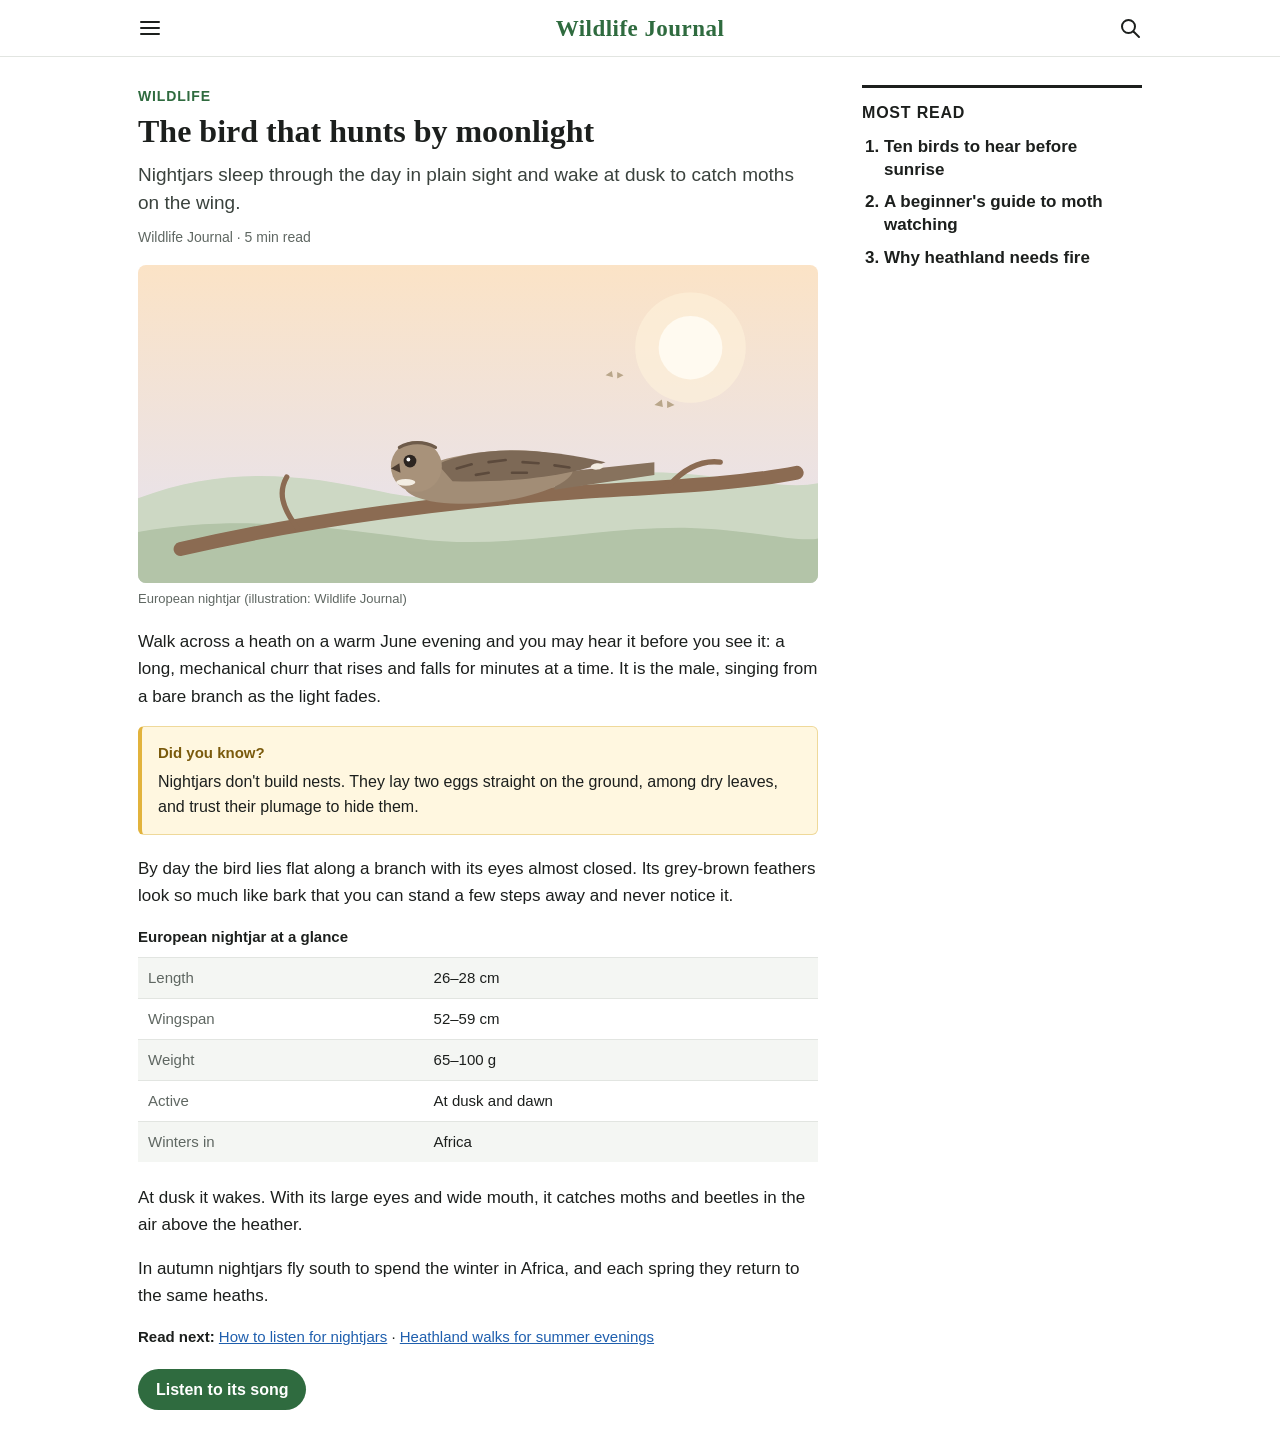
<file: demo/index.html>
<!doctype html>
<html lang="en">
<head>
  <meta charset="utf-8">
  <meta name="viewport" content="width=device-width, initial-scale=1, viewport-fit=cover">
  <meta name="robots" content="noindex">
  <!-- Light only, and says so: Dark Reader's detector then never mistakes it for a dark site. -->
  <meta name="color-scheme" content="light">
  <meta name="description" content="A sample article for seeing what Nightjar does to a website without a dark theme of its own.">
  <title>Wildlife Journal</title>
  <link rel="stylesheet" href="demo.css?v=5">
  <!-- A light-only page on purpose: no prefers-color-scheme rules and no dark colors, so whatever
       dark version you see comes from Nightjar. Used for the App Store screenshots
       (Scripts/capture-store-screenshots.py). ?lang=ja picks a language. -->
  <script src="strings.js?v=5"></script>
</head>
<body>
  <header class="masthead">
    <div class="column">
      <svg class="icon" width="24" height="24" viewBox="0 0 24 24" aria-hidden="true"><path d="M3 6h18M3 12h18M3 18h18" stroke="currentColor" stroke-width="2" stroke-linecap="round"/></svg>
      <span class="title">Wildlife Journal</span>
      <svg class="icon" width="24" height="24" viewBox="0 0 24 24" aria-hidden="true"><circle cx="10.5" cy="10.5" r="6.5" fill="none" stroke="currentColor" stroke-width="2"/><path d="M15.5 15.5L21 21" stroke="currentColor" stroke-width="2" stroke-linecap="round"/></svg>
    </div>
  </header>
  <main class="column layout">
    <article>
      <p class="kicker" data-text="kicker"></p>
      <h1 data-text="title"></h1>
      <p class="dek" data-text="dek"></p>
      <p class="byline" data-text="byline"></p>
      <figure>
        <img class="hero" src="nightjar.svg?v=5" width="640" height="300" data-label="caption">
        <figcaption data-text="caption"></figcaption>
      </figure>
      <p data-text="p1"></p>
      <aside class="note">
        <h3 data-text="noteTitle"></h3>
        <p data-text="note"></p>
      </aside>
      <p data-text="p2"></p>
      <table>
        <caption data-text="tableTitle"></caption>
        <tbody id="facts"></tbody>
      </table>
      <p data-text="p3"></p>
      <p data-text="p4"></p>
      <p class="more"><span data-text="more"></span> <a href="#listen" data-text="link1"></a> · <a href="#walks" data-text="link2"></a></p>
      <button type="button" class="listen" data-text="button"></button>
    </article>
    <aside class="side">
      <h2 data-text="mostRead"></h2>
      <ol>
        <li><a href="#read1" data-text="read1"></a></li>
        <li><a href="#read2" data-text="read2"></a></li>
        <li><a href="#read3" data-text="read3"></a></li>
      </ol>
    </aside>
  </main>
  <script>
    for (const node of document.querySelectorAll("[data-text]")) node.textContent = demo.text[node.dataset.text];
    for (const node of document.querySelectorAll("[data-label]")) node.setAttribute("alt", demo.text[node.dataset.label]);
    const facts = document.getElementById("facts");
    for (const [name, value] of demo.facts) {
      const row = facts.insertRow();
      row.insertCell().textContent = name;
      row.insertCell().textContent = value;
    }
  </script>
</body>
</html>
</file>
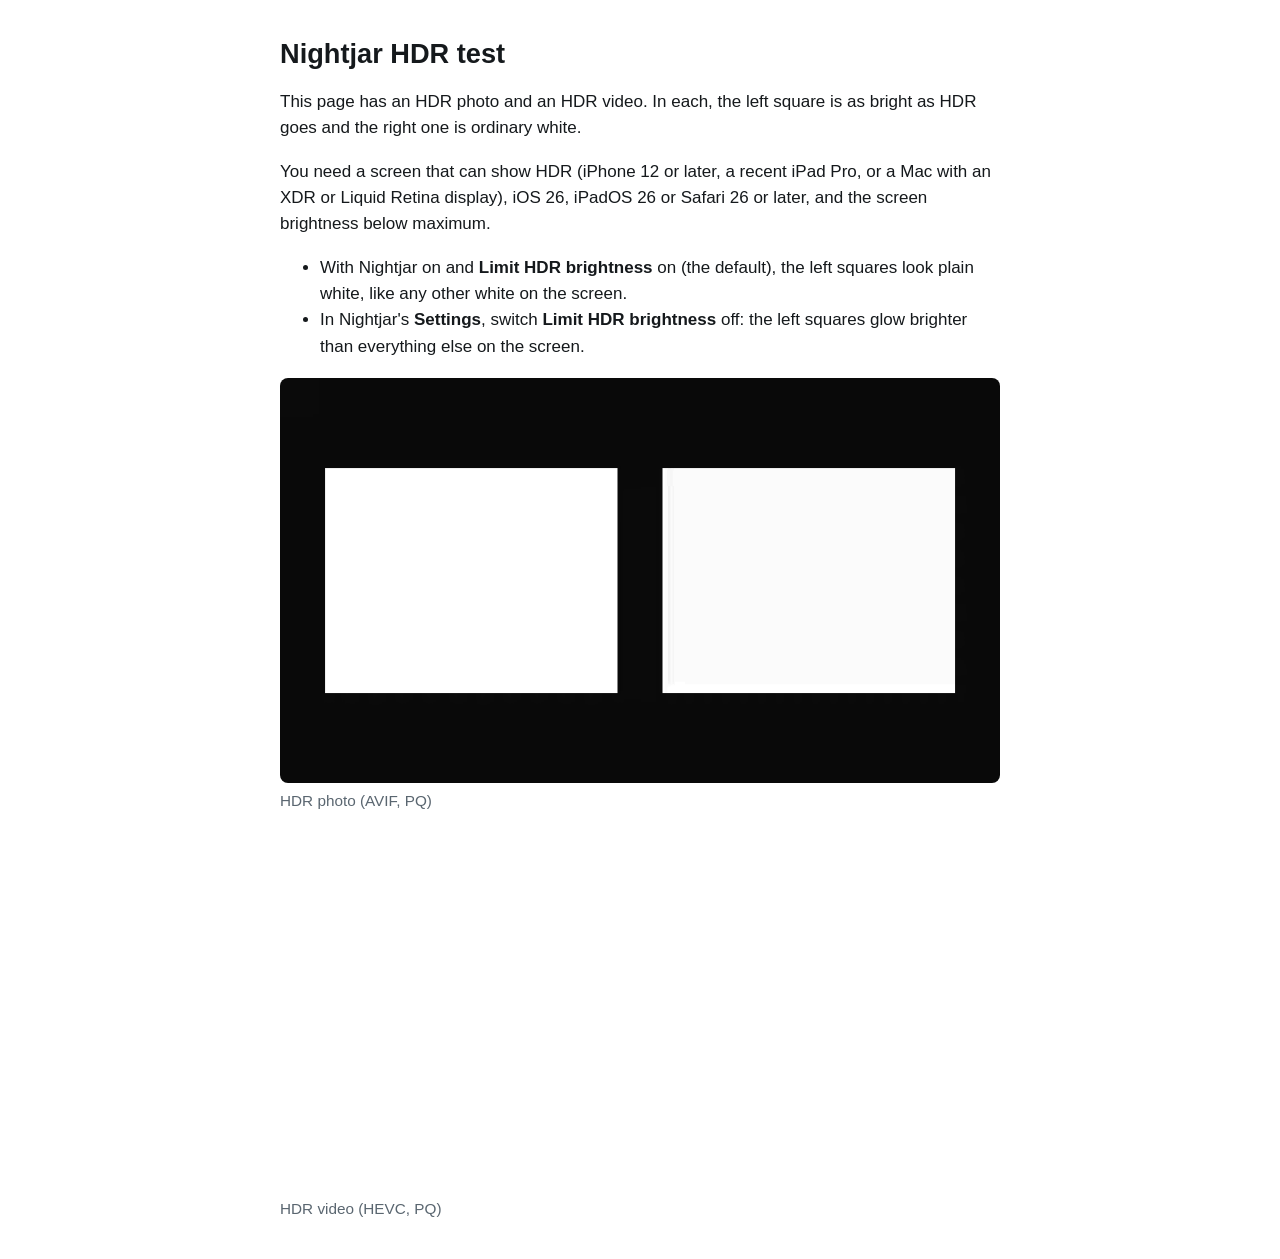
<file: hdr/index.html>
<!doctype html>
<html lang="en">
<head>
  <meta charset="utf-8">
  <meta name="viewport" content="width=device-width, initial-scale=1">
  <meta name="robots" content="noindex">
  <!-- Light only, like the demo article, so the dark version comes from Nightjar. The media are
       research/night-viewing-2026-10-30/make-assets.sh's: in each, the left square is at HDR peak
       brightness and the right one at ordinary white. -->
  <meta name="color-scheme" content="light">
  <title>Nightjar HDR test</title>
  <style>
    body { margin: 0 auto; max-width: 720px; padding: 20px; background: #fff; color: #15191c;
      font: 17px/1.55 -apple-system, BlinkMacSystemFont, sans-serif; }
    h1 { font-size: 1.6em; line-height: 1.2; }
    figure { margin: 18px 0; }
    img, video { display: block; width: 100%; border-radius: 8px; }
    figcaption { color: #5a6670; font-size: 0.9em; margin-top: 6px; }
  </style>
</head>
<body>
  <h1>Nightjar HDR test</h1>
  <p>This page has an HDR photo and an HDR video. In each, the left square is as bright as HDR goes and the right one is ordinary white.</p>
  <p>You need a screen that can show HDR (iPhone 12 or later, a recent iPad Pro, or a Mac with an XDR or Liquid Retina display), iOS 26, iPadOS 26 or Safari 26 or later, and the screen brightness below maximum.</p>
  <ul>
    <li>With Nightjar on and <strong>Limit HDR brightness</strong> on (the default), the left squares look plain white, like any other white on the screen.</li>
    <li>In Nightjar's <strong>Settings</strong>, switch <strong>Limit HDR brightness</strong> off: the left squares glow brighter than everything else on the screen.</li>
  </ul>
  <figure>
    <img src="hdr-pq.avif" alt="Two squares: HDR peak brightness on the left, white on the right">
    <figcaption>HDR photo (AVIF, PQ)</figcaption>
  </figure>
  <figure>
    <video src="hdr-pq.mp4" muted autoplay loop playsinline></video>
    <figcaption>HDR video (HEVC, PQ)</figcaption>
  </figure>
</body>
</html>
</file>
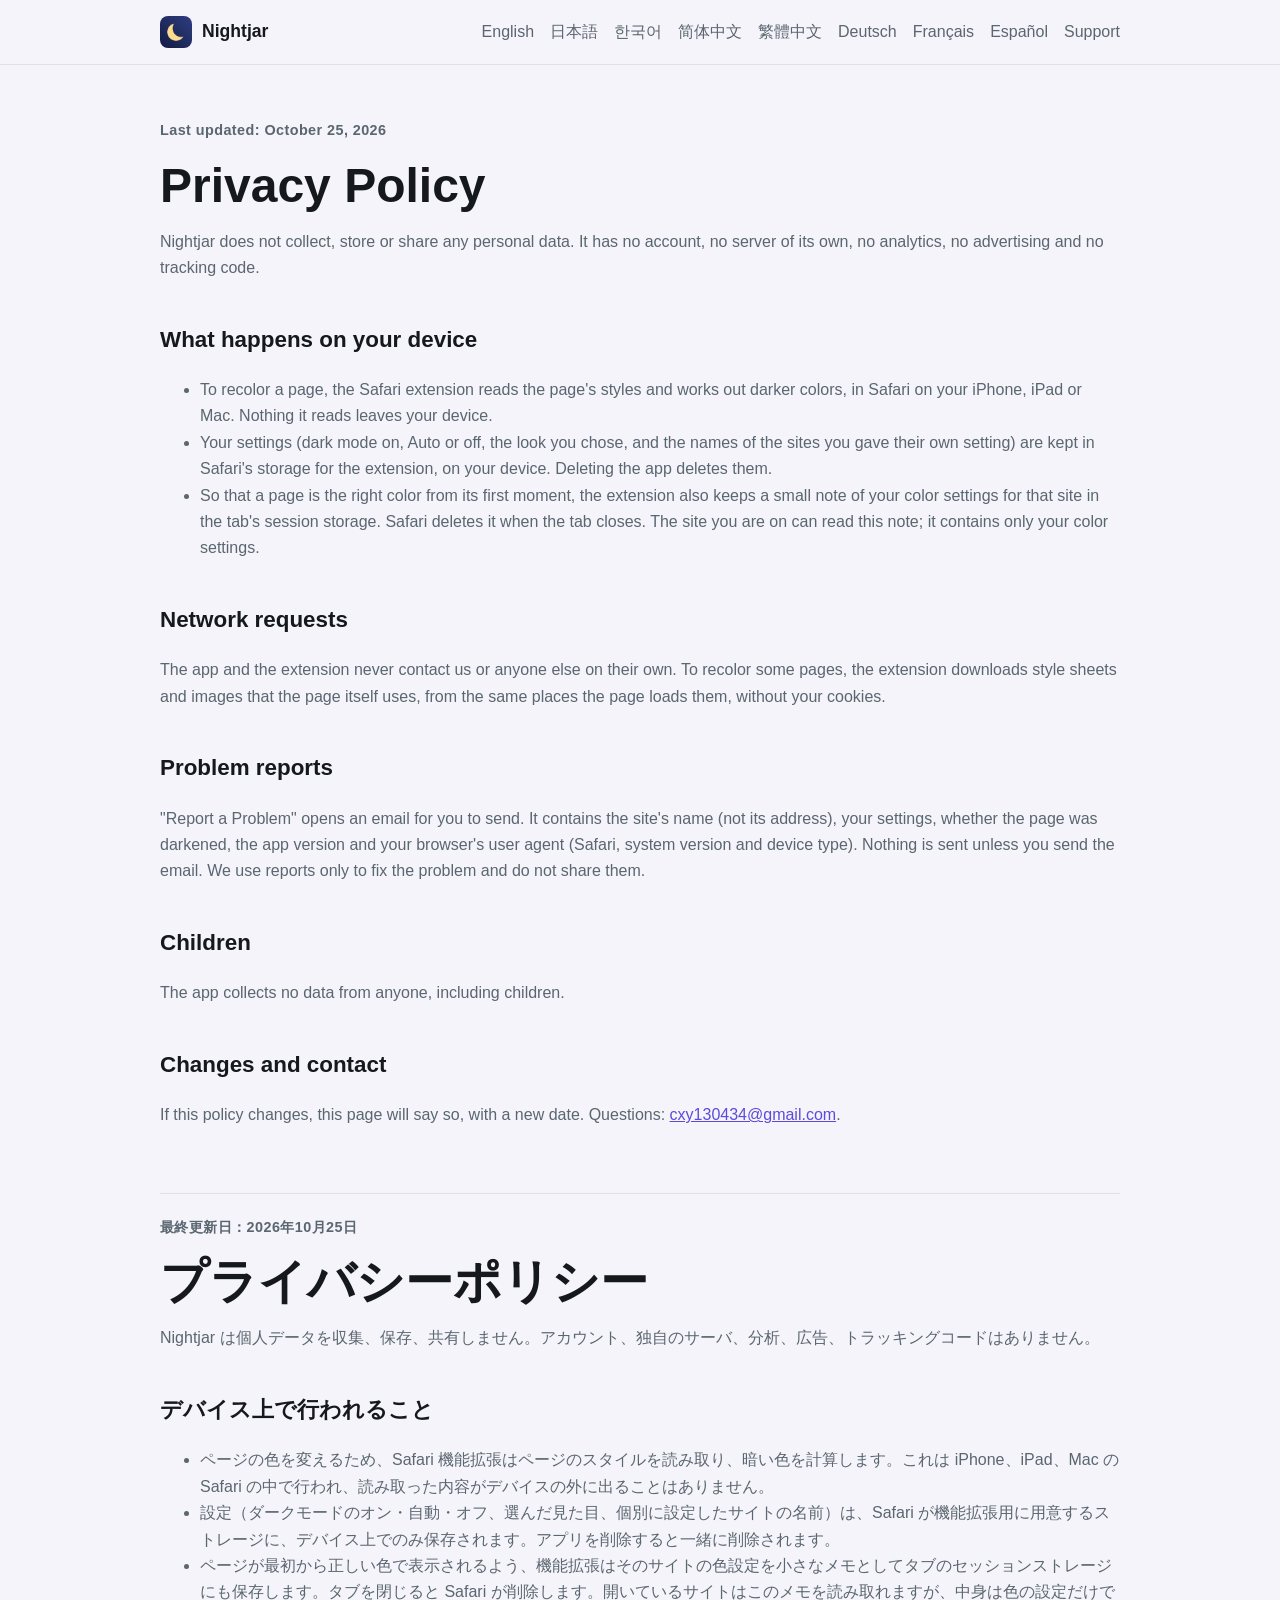
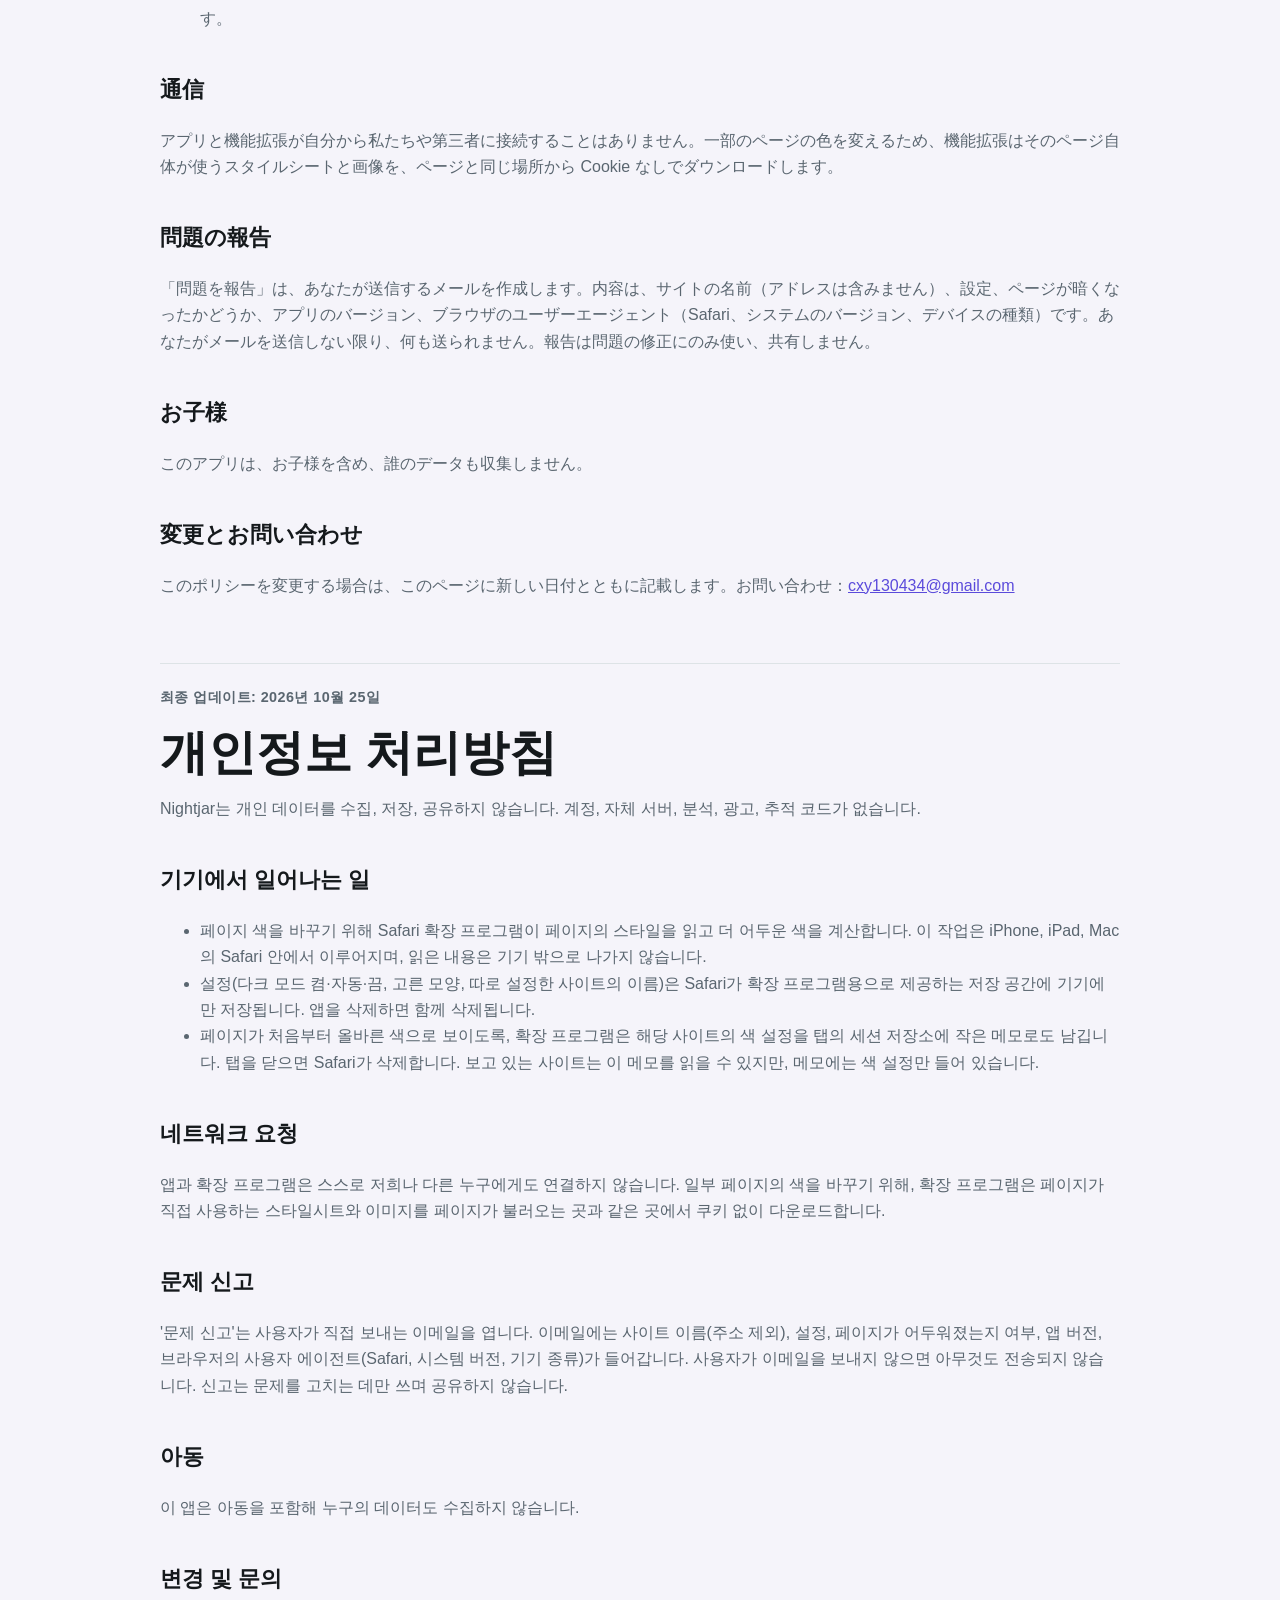
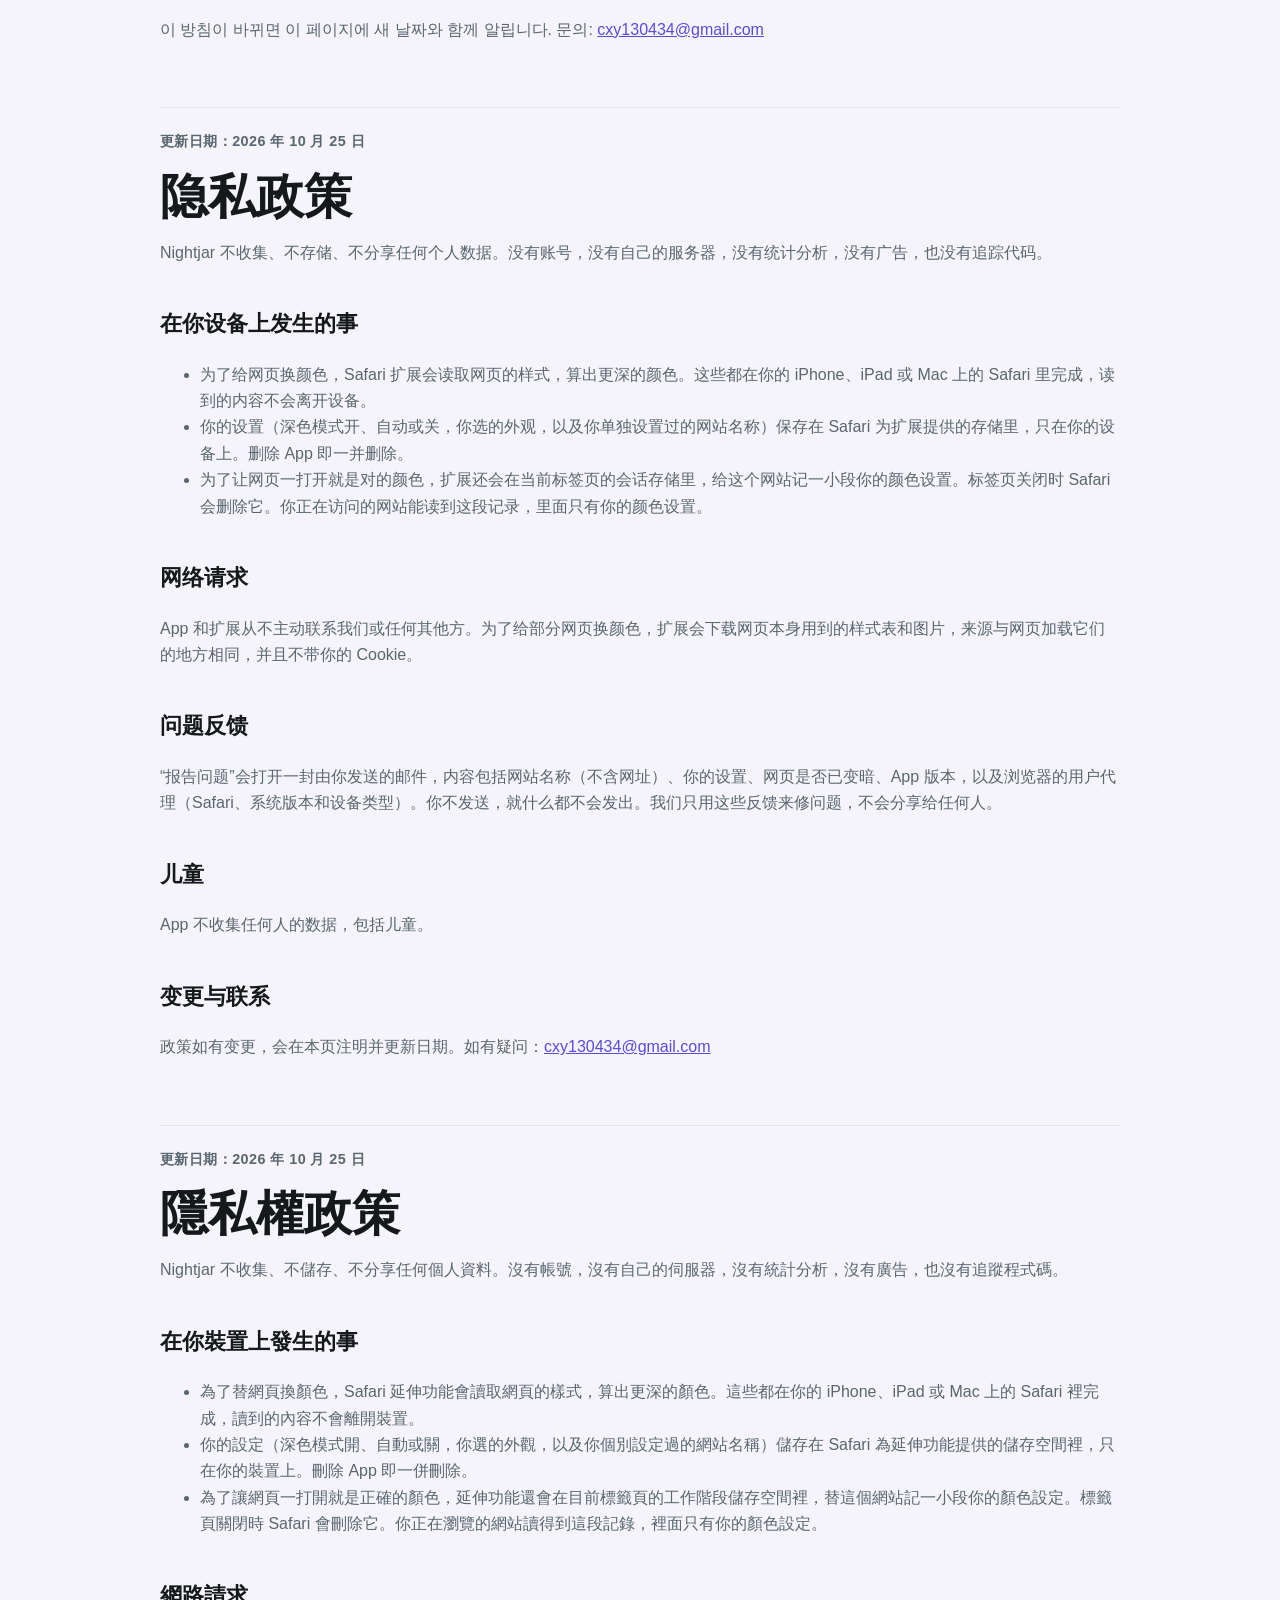
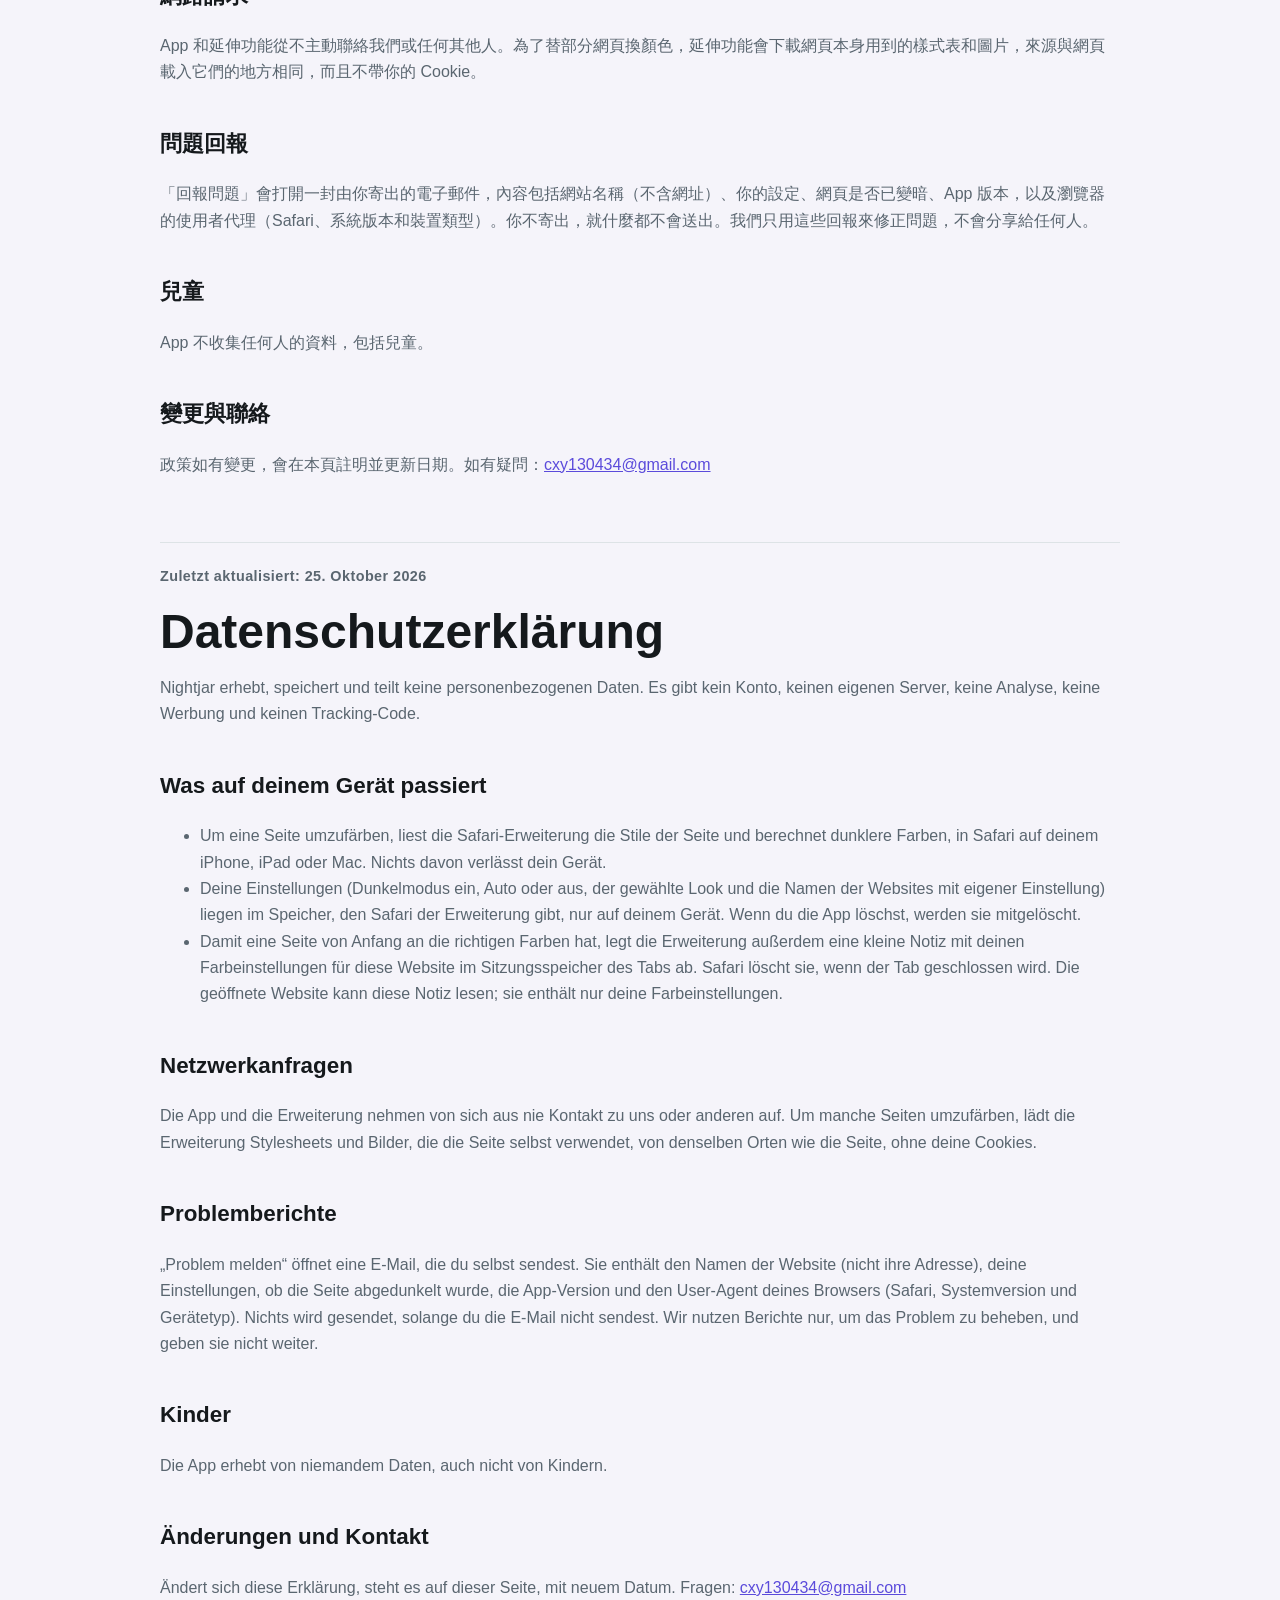
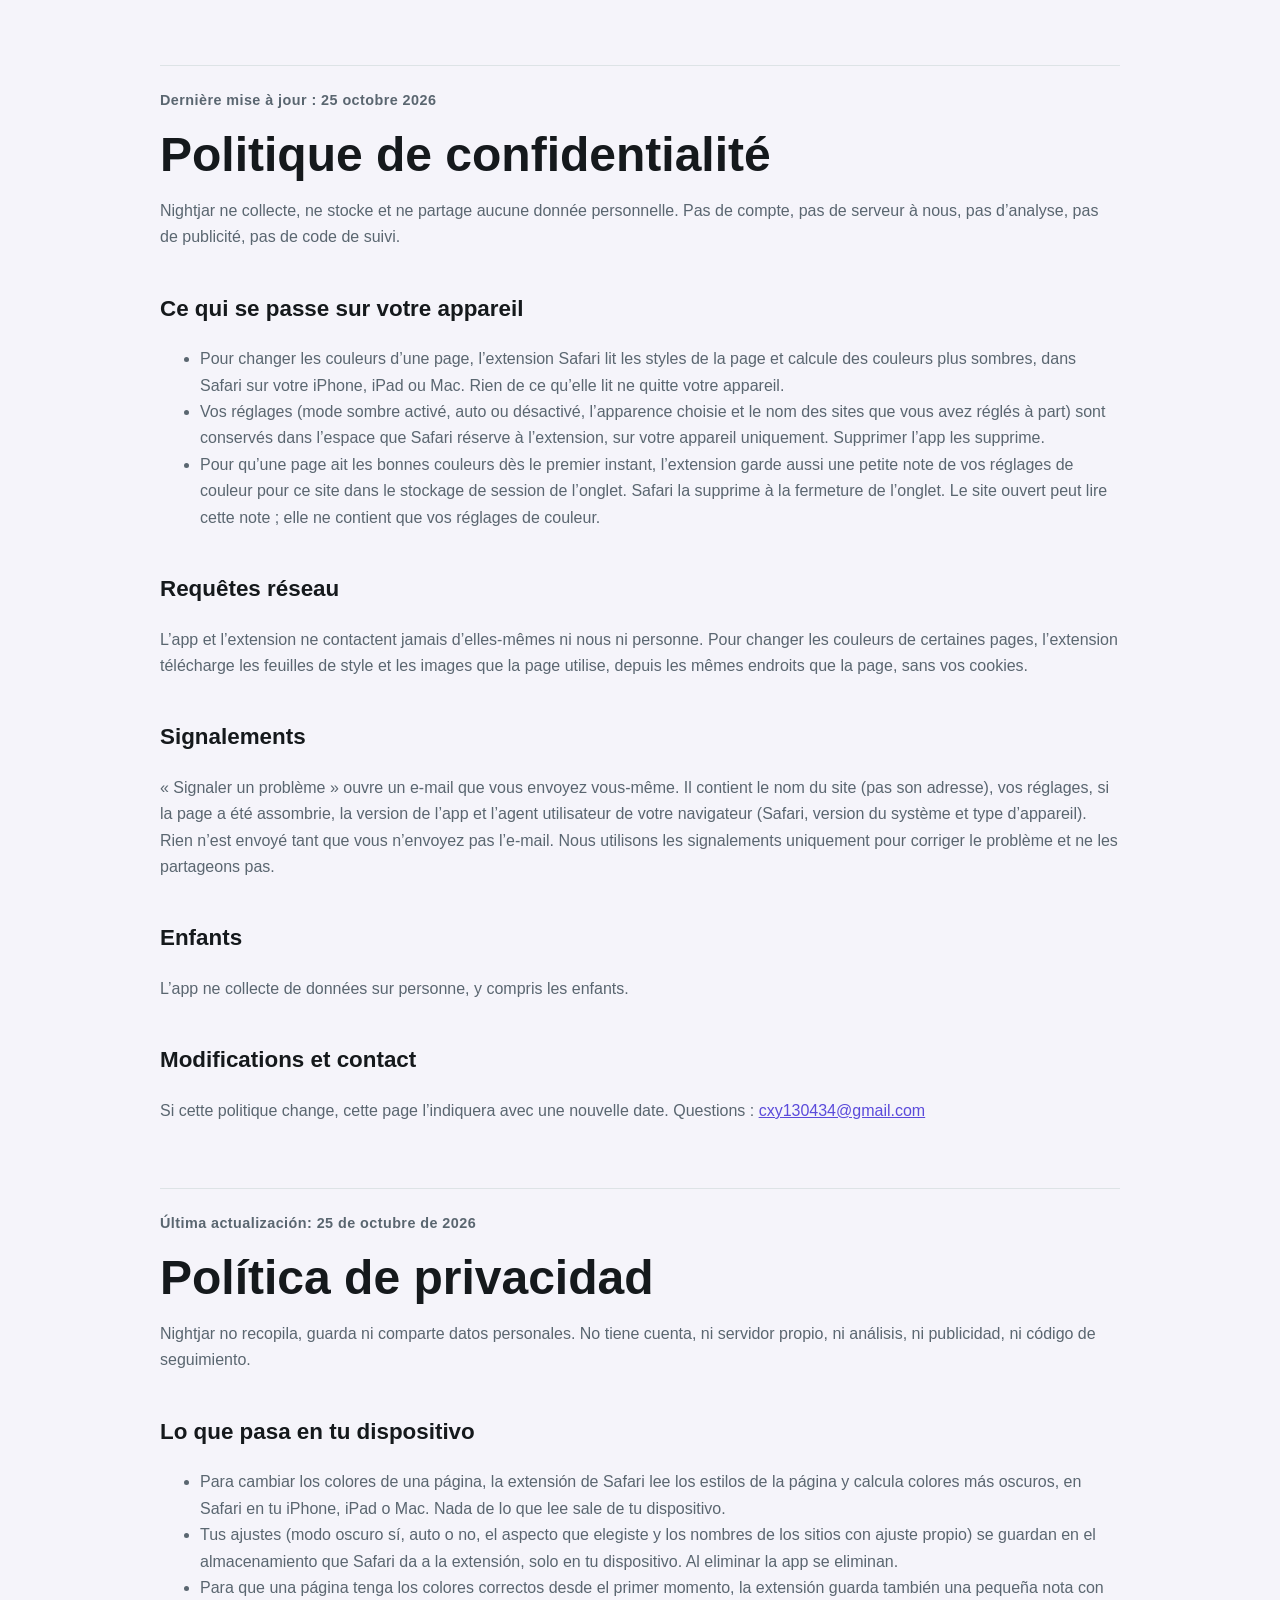
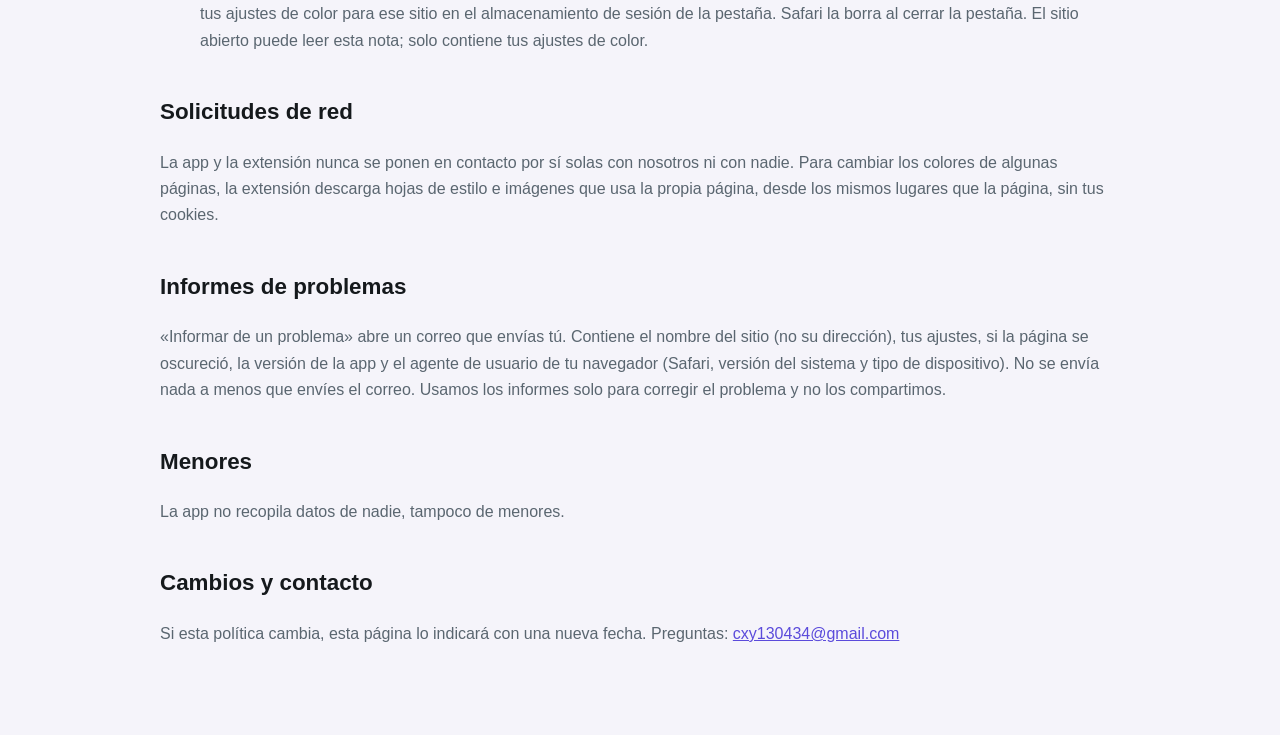
<file: privacy.html>
<!doctype html>
<html lang="en">
<head>
  <meta charset="utf-8">
  <meta name="viewport" content="width=device-width, initial-scale=1">
  <meta name="description" content="Privacy policy for Nightjar.">
  <title>Nightjar Privacy Policy</title>
  <link rel="icon" href="icon.png">
  <link rel="stylesheet" href="styles.css">
</head>
<body>
  <header class="site-header">
    <div class="wrap">
      <a class="brand" href="./"><img src="icon.png" alt="">Nightjar</a>
      <nav aria-label="Languages and pages">
        <a href="#en" lang="en">English</a>
        <a href="#ja" lang="ja">日本語</a>
        <a href="#ko" lang="ko">한국어</a>
        <a href="#zh-hans" lang="zh-Hans">简体中文</a>
        <a href="#zh-hant" lang="zh-Hant">繁體中文</a>
        <a href="#de" lang="de">Deutsch</a>
        <a href="#fr" lang="fr">Français</a>
        <a href="#es" lang="es">Español</a>
        <a href="./">Support</a>
      </nav>
    </div>
  </header>
  <main class="wrap policy">
    <section id="en" lang="en">
      <p class="eyebrow">Last updated: October 25, 2026</p>
      <h1>Privacy Policy</h1>
      <p>Nightjar does not collect, store or share any personal data. It has no account, no server of its own, no analytics, no advertising and no tracking code.</p>
      <h2>What happens on your device</h2>
      <ul>
        <li>To recolor a page, the Safari extension reads the page's styles and works out darker colors, in Safari on your iPhone, iPad or Mac. Nothing it reads leaves your device.</li>
        <li>Your settings (dark mode on, Auto or off, the look you chose, and the names of the sites you gave their own setting) are kept in Safari's storage for the extension, on your device. Deleting the app deletes them.</li>
        <li>So that a page is the right color from its first moment, the extension also keeps a small note of your color settings for that site in the tab's session storage. Safari deletes it when the tab closes. The site you are on can read this note; it contains only your color settings.</li>
      </ul>
      <h2>Network requests</h2>
      <p>The app and the extension never contact us or anyone else on their own. To recolor some pages, the extension downloads style sheets and images that the page itself uses, from the same places the page loads them, without your cookies.</p>
      <h2>Problem reports</h2>
      <p>"Report a Problem" opens an email for you to send. It contains the site's name (not its address), your settings, whether the page was darkened, the app version and your browser's user agent (Safari, system version and device type). Nothing is sent unless you send the email. We use reports only to fix the problem and do not share them.</p>
      <h2>Children</h2>
      <p>The app collects no data from anyone, including children.</p>
      <h2>Changes and contact</h2>
      <p>If this policy changes, this page will say so, with a new date. Questions: <a href="mailto:cxy130434@gmail.com">cxy130434@gmail.com</a>.</p>
    </section>
    <section id="ja" lang="ja">
      <p class="eyebrow">最終更新日：2026年10月25日</p>
      <h1>プライバシーポリシー</h1>
      <p>Nightjar は個人データを収集、保存、共有しません。アカウント、独自のサーバ、分析、広告、トラッキングコードはありません。</p>
      <h2>デバイス上で行われること</h2>
      <ul>
        <li>ページの色を変えるため、Safari 機能拡張はページのスタイルを読み取り、暗い色を計算します。これは iPhone、iPad、Mac の Safari の中で行われ、読み取った内容がデバイスの外に出ることはありません。</li>
        <li>設定（ダークモードのオン・自動・オフ、選んだ見た目、個別に設定したサイトの名前）は、Safari が機能拡張用に用意するストレージに、デバイス上でのみ保存されます。アプリを削除すると一緒に削除されます。</li>
        <li>ページが最初から正しい色で表示されるよう、機能拡張はそのサイトの色設定を小さなメモとしてタブのセッションストレージにも保存します。タブを閉じると Safari が削除します。開いているサイトはこのメモを読み取れますが、中身は色の設定だけです。</li>
      </ul>
      <h2>通信</h2>
      <p>アプリと機能拡張が自分から私たちや第三者に接続することはありません。一部のページの色を変えるため、機能拡張はそのページ自体が使うスタイルシートと画像を、ページと同じ場所から Cookie なしでダウンロードします。</p>
      <h2>問題の報告</h2>
      <p>「問題を報告」は、あなたが送信するメールを作成します。内容は、サイトの名前（アドレスは含みません）、設定、ページが暗くなったかどうか、アプリのバージョン、ブラウザのユーザーエージェント（Safari、システムのバージョン、デバイスの種類）です。あなたがメールを送信しない限り、何も送られません。報告は問題の修正にのみ使い、共有しません。</p>
      <h2>お子様</h2>
      <p>このアプリは、お子様を含め、誰のデータも収集しません。</p>
      <h2>変更とお問い合わせ</h2>
      <p>このポリシーを変更する場合は、このページに新しい日付とともに記載します。お問い合わせ：<a href="mailto:cxy130434@gmail.com">cxy130434@gmail.com</a></p>
    </section>
    <section id="ko" lang="ko">
      <p class="eyebrow">최종 업데이트: 2026년 10월 25일</p>
      <h1>개인정보 처리방침</h1>
      <p>Nightjar는 개인 데이터를 수집, 저장, 공유하지 않습니다. 계정, 자체 서버, 분석, 광고, 추적 코드가 없습니다.</p>
      <h2>기기에서 일어나는 일</h2>
      <ul>
        <li>페이지 색을 바꾸기 위해 Safari 확장 프로그램이 페이지의 스타일을 읽고 더 어두운 색을 계산합니다. 이 작업은 iPhone, iPad, Mac의 Safari 안에서 이루어지며, 읽은 내용은 기기 밖으로 나가지 않습니다.</li>
        <li>설정(다크 모드 켬·자동·끔, 고른 모양, 따로 설정한 사이트의 이름)은 Safari가 확장 프로그램용으로 제공하는 저장 공간에 기기에만 저장됩니다. 앱을 삭제하면 함께 삭제됩니다.</li>
        <li>페이지가 처음부터 올바른 색으로 보이도록, 확장 프로그램은 해당 사이트의 색 설정을 탭의 세션 저장소에 작은 메모로도 남깁니다. 탭을 닫으면 Safari가 삭제합니다. 보고 있는 사이트는 이 메모를 읽을 수 있지만, 메모에는 색 설정만 들어 있습니다.</li>
      </ul>
      <h2>네트워크 요청</h2>
      <p>앱과 확장 프로그램은 스스로 저희나 다른 누구에게도 연결하지 않습니다. 일부 페이지의 색을 바꾸기 위해, 확장 프로그램은 페이지가 직접 사용하는 스타일시트와 이미지를 페이지가 불러오는 곳과 같은 곳에서 쿠키 없이 다운로드합니다.</p>
      <h2>문제 신고</h2>
      <p>'문제 신고'는 사용자가 직접 보내는 이메일을 엽니다. 이메일에는 사이트 이름(주소 제외), 설정, 페이지가 어두워졌는지 여부, 앱 버전, 브라우저의 사용자 에이전트(Safari, 시스템 버전, 기기 종류)가 들어갑니다. 사용자가 이메일을 보내지 않으면 아무것도 전송되지 않습니다. 신고는 문제를 고치는 데만 쓰며 공유하지 않습니다.</p>
      <h2>아동</h2>
      <p>이 앱은 아동을 포함해 누구의 데이터도 수집하지 않습니다.</p>
      <h2>변경 및 문의</h2>
      <p>이 방침이 바뀌면 이 페이지에 새 날짜와 함께 알립니다. 문의: <a href="mailto:cxy130434@gmail.com">cxy130434@gmail.com</a></p>
    </section>
    <section id="zh-hans" lang="zh-Hans">
      <p class="eyebrow">更新日期：2026 年 10 月 25 日</p>
      <h1>隐私政策</h1>
      <p>Nightjar 不收集、不存储、不分享任何个人数据。没有账号，没有自己的服务器，没有统计分析，没有广告，也没有追踪代码。</p>
      <h2>在你设备上发生的事</h2>
      <ul>
        <li>为了给网页换颜色，Safari 扩展会读取网页的样式，算出更深的颜色。这些都在你的 iPhone、iPad 或 Mac 上的 Safari 里完成，读到的内容不会离开设备。</li>
        <li>你的设置（深色模式开、自动或关，你选的外观，以及你单独设置过的网站名称）保存在 Safari 为扩展提供的存储里，只在你的设备上。删除 App 即一并删除。</li>
        <li>为了让网页一打开就是对的颜色，扩展还会在当前标签页的会话存储里，给这个网站记一小段你的颜色设置。标签页关闭时 Safari 会删除它。你正在访问的网站能读到这段记录，里面只有你的颜色设置。</li>
      </ul>
      <h2>网络请求</h2>
      <p>App 和扩展从不主动联系我们或任何其他方。为了给部分网页换颜色，扩展会下载网页本身用到的样式表和图片，来源与网页加载它们的地方相同，并且不带你的 Cookie。</p>
      <h2>问题反馈</h2>
      <p>“报告问题”会打开一封由你发送的邮件，内容包括网站名称（不含网址）、你的设置、网页是否已变暗、App 版本，以及浏览器的用户代理（Safari、系统版本和设备类型）。你不发送，就什么都不会发出。我们只用这些反馈来修问题，不会分享给任何人。</p>
      <h2>儿童</h2>
      <p>App 不收集任何人的数据，包括儿童。</p>
      <h2>变更与联系</h2>
      <p>政策如有变更，会在本页注明并更新日期。如有疑问：<a href="mailto:cxy130434@gmail.com">cxy130434@gmail.com</a></p>
    </section>
    <section id="zh-hant" lang="zh-Hant">
      <p class="eyebrow">更新日期：2026 年 10 月 25 日</p>
      <h1>隱私權政策</h1>
      <p>Nightjar 不收集、不儲存、不分享任何個人資料。沒有帳號，沒有自己的伺服器，沒有統計分析，沒有廣告，也沒有追蹤程式碼。</p>
      <h2>在你裝置上發生的事</h2>
      <ul>
        <li>為了替網頁換顏色，Safari 延伸功能會讀取網頁的樣式，算出更深的顏色。這些都在你的 iPhone、iPad 或 Mac 上的 Safari 裡完成，讀到的內容不會離開裝置。</li>
        <li>你的設定（深色模式開、自動或關，你選的外觀，以及你個別設定過的網站名稱）儲存在 Safari 為延伸功能提供的儲存空間裡，只在你的裝置上。刪除 App 即一併刪除。</li>
        <li>為了讓網頁一打開就是正確的顏色，延伸功能還會在目前標籤頁的工作階段儲存空間裡，替這個網站記一小段你的顏色設定。標籤頁關閉時 Safari 會刪除它。你正在瀏覽的網站讀得到這段記錄，裡面只有你的顏色設定。</li>
      </ul>
      <h2>網路請求</h2>
      <p>App 和延伸功能從不主動聯絡我們或任何其他人。為了替部分網頁換顏色，延伸功能會下載網頁本身用到的樣式表和圖片，來源與網頁載入它們的地方相同，而且不帶你的 Cookie。</p>
      <h2>問題回報</h2>
      <p>「回報問題」會打開一封由你寄出的電子郵件，內容包括網站名稱（不含網址）、你的設定、網頁是否已變暗、App 版本，以及瀏覽器的使用者代理（Safari、系統版本和裝置類型）。你不寄出，就什麼都不會送出。我們只用這些回報來修正問題，不會分享給任何人。</p>
      <h2>兒童</h2>
      <p>App 不收集任何人的資料，包括兒童。</p>
      <h2>變更與聯絡</h2>
      <p>政策如有變更，會在本頁註明並更新日期。如有疑問：<a href="mailto:cxy130434@gmail.com">cxy130434@gmail.com</a></p>
    </section>
    <section id="de" lang="de">
      <p class="eyebrow">Zuletzt aktualisiert: 25. Oktober 2026</p>
      <h1>Datenschutzerklärung</h1>
      <p>Nightjar erhebt, speichert und teilt keine personenbezogenen Daten. Es gibt kein Konto, keinen eigenen Server, keine Analyse, keine Werbung und keinen Tracking-Code.</p>
      <h2>Was auf deinem Gerät passiert</h2>
      <ul>
        <li>Um eine Seite umzufärben, liest die Safari-Erweiterung die Stile der Seite und berechnet dunklere Farben, in Safari auf deinem iPhone, iPad oder Mac. Nichts davon verlässt dein Gerät.</li>
        <li>Deine Einstellungen (Dunkelmodus ein, Auto oder aus, der gewählte Look und die Namen der Websites mit eigener Einstellung) liegen im Speicher, den Safari der Erweiterung gibt, nur auf deinem Gerät. Wenn du die App löschst, werden sie mitgelöscht.</li>
        <li>Damit eine Seite von Anfang an die richtigen Farben hat, legt die Erweiterung außerdem eine kleine Notiz mit deinen Farbeinstellungen für diese Website im Sitzungsspeicher des Tabs ab. Safari löscht sie, wenn der Tab geschlossen wird. Die geöffnete Website kann diese Notiz lesen; sie enthält nur deine Farbeinstellungen.</li>
      </ul>
      <h2>Netzwerkanfragen</h2>
      <p>Die App und die Erweiterung nehmen von sich aus nie Kontakt zu uns oder anderen auf. Um manche Seiten umzufärben, lädt die Erweiterung Stylesheets und Bilder, die die Seite selbst verwendet, von denselben Orten wie die Seite, ohne deine Cookies.</p>
      <h2>Problemberichte</h2>
      <p>„Problem melden“ öffnet eine E-Mail, die du selbst sendest. Sie enthält den Namen der Website (nicht ihre Adresse), deine Einstellungen, ob die Seite abgedunkelt wurde, die App-Version und den User-Agent deines Browsers (Safari, Systemversion und Gerätetyp). Nichts wird gesendet, solange du die E-Mail nicht sendest. Wir nutzen Berichte nur, um das Problem zu beheben, und geben sie nicht weiter.</p>
      <h2>Kinder</h2>
      <p>Die App erhebt von niemandem Daten, auch nicht von Kindern.</p>
      <h2>Änderungen und Kontakt</h2>
      <p>Ändert sich diese Erklärung, steht es auf dieser Seite, mit neuem Datum. Fragen: <a href="mailto:cxy130434@gmail.com">cxy130434@gmail.com</a></p>
    </section>
    <section id="fr" lang="fr">
      <p class="eyebrow">Dernière mise à jour : 25 octobre 2026</p>
      <h1>Politique de confidentialité</h1>
      <p>Nightjar ne collecte, ne stocke et ne partage aucune donnée personnelle. Pas de compte, pas de serveur à nous, pas d’analyse, pas de publicité, pas de code de suivi.</p>
      <h2>Ce qui se passe sur votre appareil</h2>
      <ul>
        <li>Pour changer les couleurs d’une page, l’extension Safari lit les styles de la page et calcule des couleurs plus sombres, dans Safari sur votre iPhone, iPad ou Mac. Rien de ce qu’elle lit ne quitte votre appareil.</li>
        <li>Vos réglages (mode sombre activé, auto ou désactivé, l’apparence choisie et le nom des sites que vous avez réglés à part) sont conservés dans l’espace que Safari réserve à l’extension, sur votre appareil uniquement. Supprimer l’app les supprime.</li>
        <li>Pour qu’une page ait les bonnes couleurs dès le premier instant, l’extension garde aussi une petite note de vos réglages de couleur pour ce site dans le stockage de session de l’onglet. Safari la supprime à la fermeture de l’onglet. Le site ouvert peut lire cette note ; elle ne contient que vos réglages de couleur.</li>
      </ul>
      <h2>Requêtes réseau</h2>
      <p>L’app et l’extension ne contactent jamais d’elles-mêmes ni nous ni personne. Pour changer les couleurs de certaines pages, l’extension télécharge les feuilles de style et les images que la page utilise, depuis les mêmes endroits que la page, sans vos cookies.</p>
      <h2>Signalements</h2>
      <p>« Signaler un problème » ouvre un e-mail que vous envoyez vous-même. Il contient le nom du site (pas son adresse), vos réglages, si la page a été assombrie, la version de l’app et l’agent utilisateur de votre navigateur (Safari, version du système et type d’appareil). Rien n’est envoyé tant que vous n’envoyez pas l’e-mail. Nous utilisons les signalements uniquement pour corriger le problème et ne les partageons pas.</p>
      <h2>Enfants</h2>
      <p>L’app ne collecte de données sur personne, y compris les enfants.</p>
      <h2>Modifications et contact</h2>
      <p>Si cette politique change, cette page l’indiquera avec une nouvelle date. Questions : <a href="mailto:cxy130434@gmail.com">cxy130434@gmail.com</a></p>
    </section>
    <section id="es" lang="es">
      <p class="eyebrow">Última actualización: 25 de octubre de 2026</p>
      <h1>Política de privacidad</h1>
      <p>Nightjar no recopila, guarda ni comparte datos personales. No tiene cuenta, ni servidor propio, ni análisis, ni publicidad, ni código de seguimiento.</p>
      <h2>Lo que pasa en tu dispositivo</h2>
      <ul>
        <li>Para cambiar los colores de una página, la extensión de Safari lee los estilos de la página y calcula colores más oscuros, en Safari en tu iPhone, iPad o Mac. Nada de lo que lee sale de tu dispositivo.</li>
        <li>Tus ajustes (modo oscuro sí, auto o no, el aspecto que elegiste y los nombres de los sitios con ajuste propio) se guardan en el almacenamiento que Safari da a la extensión, solo en tu dispositivo. Al eliminar la app se eliminan.</li>
        <li>Para que una página tenga los colores correctos desde el primer momento, la extensión guarda también una pequeña nota con tus ajustes de color para ese sitio en el almacenamiento de sesión de la pestaña. Safari la borra al cerrar la pestaña. El sitio abierto puede leer esta nota; solo contiene tus ajustes de color.</li>
      </ul>
      <h2>Solicitudes de red</h2>
      <p>La app y la extensión nunca se ponen en contacto por sí solas con nosotros ni con nadie. Para cambiar los colores de algunas páginas, la extensión descarga hojas de estilo e imágenes que usa la propia página, desde los mismos lugares que la página, sin tus cookies.</p>
      <h2>Informes de problemas</h2>
      <p>«Informar de un problema» abre un correo que envías tú. Contiene el nombre del sitio (no su dirección), tus ajustes, si la página se oscureció, la versión de la app y el agente de usuario de tu navegador (Safari, versión del sistema y tipo de dispositivo). No se envía nada a menos que envíes el correo. Usamos los informes solo para corregir el problema y no los compartimos.</p>
      <h2>Menores</h2>
      <p>La app no recopila datos de nadie, tampoco de menores.</p>
      <h2>Cambios y contacto</h2>
      <p>Si esta política cambia, esta página lo indicará con una nueva fecha. Preguntas: <a href="mailto:cxy130434@gmail.com">cxy130434@gmail.com</a></p>
    </section>
  </main>
</body>
</html>
</file>
<file: styles.css>
:root {
  color-scheme: light dark;
  --accent: #5b4bdb;
  --background: #f5f4fa;
  --surface: #ffffff;
  --text: #15191c;
  --muted: #5a6670;
  --border: #dde3e6;
}
@media (prefers-color-scheme: dark) {
  :root {
    --accent: #a398f0;
    --background: #121118;
    --surface: #1c1a25;
    --text: #eef2f3;
    --muted: #a5b1b7;
    --border: #2e2b3a;
  }
  /* White on the light dark-mode accent reads at about 2.3:1; dark text reads at about 8:1. */
  .button:not(.secondary) { color: #15121f; }
}
* { box-sizing: border-box; }
/* Language links land below the sticky header, which wraps to two rows of links on phones. */
html { scroll-behavior: smooth; scroll-padding-top: 96px; }
body {
  margin: 0;
  color: var(--text);
  background: var(--background);
  font: 16px/1.65 -apple-system, BlinkMacSystemFont, "Segoe UI", "Hiragino Sans", "PingFang SC", sans-serif;
}
a { color: var(--accent); }
.wrap { width: min(960px, calc(100% - 32px)); margin: 0 auto; }
.site-header {
  position: sticky;
  top: 0;
  z-index: 1;
  border-bottom: 1px solid var(--border);
  background: color-mix(in srgb, var(--background) 88%, transparent);
  backdrop-filter: blur(14px);
}
.site-header .wrap, footer .wrap { display: flex; align-items: center; justify-content: space-between; gap: 24px; }
.site-header .wrap { min-height: 64px; }
.brand { display: flex; align-items: center; gap: 10px; color: var(--text); font-size: 1.1rem; font-weight: 700; text-decoration: none; }
.brand img { width: 32px; height: 32px; border-radius: 8px; }
nav { display: flex; flex-wrap: wrap; gap: 16px; }
nav a { color: var(--muted); text-decoration: none; }
nav a:hover { color: var(--text); }
main { padding: 40px 0 72px; }
main > section + section { margin-top: 64px; padding-top: 8px; border-top: 1px solid var(--border); }
.hero { padding: 16px 0 28px; }
.eyebrow { color: var(--accent); font-size: .9rem; font-weight: 700; letter-spacing: .03em; }
h1 { max-width: 760px; margin: 0 0 16px; font-size: clamp(1.9rem, 5vw, 3rem); line-height: 1.15; }
h2 { margin-top: 40px; font-size: 1.4rem; }
h3 { margin-top: 0; font-size: 1.05rem; }
.hero > p:not(.eyebrow) { max-width: 760px; color: var(--muted); font-size: 1.1rem; }
.button { display: inline-block; margin: 12px 12px 0 0; padding: 10px 16px; border-radius: 10px; color: white; background: var(--accent); font-weight: 700; text-decoration: none; }
.button.secondary { color: var(--accent); background: transparent; border: 1px solid var(--accent); }
.cards { display: grid; grid-template-columns: repeat(2, minmax(0, 1fr)); gap: 16px; }
.cards article { padding: 20px; border: 1px solid var(--border); border-radius: 14px; background: var(--surface); }
.cards p, .cards li, .policy p, .policy li { color: var(--muted); }
.cards ol, .cards ul { padding-left: 1.2em; margin: 0; }
hr { margin: 56px 0; border: 0; border-top: 1px solid var(--border); }
footer { border-top: 1px solid var(--border); color: var(--muted); }
footer .wrap { min-height: 80px; }
@media (max-width: 640px) {
  html { scroll-padding-top: 168px; }
  .site-header .wrap, footer .wrap { align-items: flex-start; flex-direction: column; padding: 14px 0; }
  nav { gap: 12px; }
  main { padding-top: 20px; }
  .cards { grid-template-columns: 1fr; }
}
.muted { color: var(--muted); font-size: .9rem; }
</file>
<file: demo/demo.css>
/* Light only: no prefers-color-scheme rules, so the dark version in the screenshots is Nightjar's. */
:root {
  color-scheme: light;
  --text: #1c1f1d;
  --muted: #5f6762;
  --rule: #e2e5e1;
  --accent: #2f6b3f;
}
* { box-sizing: border-box; }
body {
  margin: 0;
  color: var(--text);
  background: #fff;
  font: 17px/1.6 -apple-system, BlinkMacSystemFont, "Hiragino Sans", "Apple SD Gothic Neo", "PingFang SC", sans-serif;
  -webkit-text-size-adjust: 100%;
}
:lang(zh-Hant) body, body:lang(zh-Hant) { font-family: -apple-system, BlinkMacSystemFont, "PingFang TC", sans-serif; }
.column { width: min(1040px, 100%); margin: 0 auto; padding: 0 18px; }

.masthead { border-bottom: 1px solid var(--rule); background: #fff; }
.masthead .column { display: flex; align-items: center; justify-content: space-between; height: 56px; }
.masthead .title { font: 700 23px/1 Georgia, "Times New Roman", serif; letter-spacing: 0.02em; color: var(--accent); }
.icon { width: 24px; height: 24px; color: var(--text); }

.layout { display: block; padding-top: 18px; }
@media (min-width: 900px) {
  .layout { display: grid; grid-template-columns: minmax(0, 1fr) 280px; gap: 44px; padding-top: 28px; }
}
article { max-width: 680px; }
.kicker { margin: 0 0 6px; color: var(--accent); font-weight: 700; font-size: 14px; text-transform: uppercase; letter-spacing: 0.06em; }
h1 { margin: 0 0 10px; font: 700 32px/1.18 Georgia, "Times New Roman", "Hiragino Mincho ProN", "AppleMyungjo", "Songti SC", serif; }
:lang(zh-Hant) h1 { font-family: Georgia, "Songti TC", serif; }
:lang(ja) h1 { word-break: keep-all; }
.dek { margin: 0 0 10px; color: #3a423d; font-size: 19px; line-height: 1.45; }
.byline { margin: 0 0 16px; color: var(--muted); font-size: 14px; }
figure { margin: 0 0 18px; }
.hero { display: block; width: 100%; height: auto; border-radius: 8px; }
figcaption { margin-top: 6px; color: var(--muted); font-size: 13px; }
article p { margin: 0 0 16px; }

.note { margin: 4px 0 20px; padding: 14px 16px; background: #fff7e0; border: 1px solid #efd99a; border-left: 4px solid #e2b33c; border-radius: 6px; }
.note h3 { margin: 0 0 4px; font-size: 15px; color: #7a5a0c; }
.note p { margin: 0; font-size: 16px; }

table { width: 100%; margin: 4px 0 22px; border-collapse: collapse; font-size: 15px; }
caption { text-align: left; font-weight: 700; padding-bottom: 8px; }
td { padding: 8px 10px; border-top: 1px solid var(--rule); }
td:first-child { color: var(--muted); width: 42%; }
tr:nth-child(odd) td { background: #f4f6f3; }

a { color: #1f5fae; }
.more { font-size: 15px; }
.more span { font-weight: 700; }
.listen { margin: 4px 0 28px; padding: 11px 18px; border: 0; border-radius: 999px; background: var(--accent); color: #fff; font: 700 16px/1.2 -apple-system, BlinkMacSystemFont, sans-serif; }

.side h2 { margin: 0 0 10px; padding-top: 12px; border-top: 3px solid var(--text); font-size: 16px; text-transform: uppercase; letter-spacing: 0.05em; }
.side ol { margin: 0; padding-left: 22px; }
.side li { margin-bottom: 10px; font-weight: 600; line-height: 1.35; }
.side a { color: var(--text); text-decoration: none; }
@media (max-width: 899px) { .side { margin: 8px 0 120px; } }
</file>
